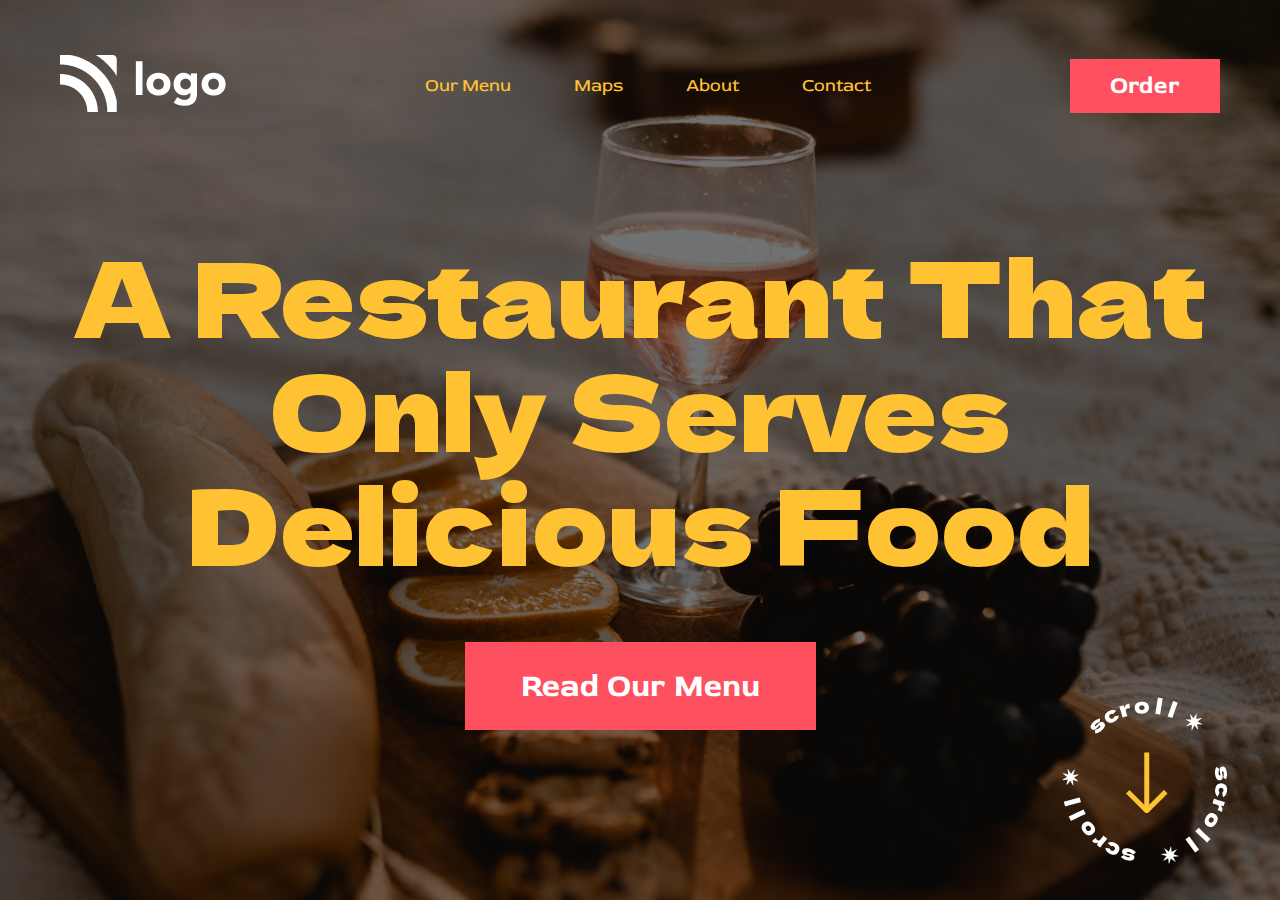
<file: Assignment_01(HTML+CSS)/index.html>
<!DOCTYPE html>
<html lang="en">
  <head>
    <meta charset="UTF-8" />
    <meta http-equiv="X-UA-Compatible" content="IE=edge" />
    <meta name="viewport" content="width=device-width, initial-scale=1.0" />
    <link rel="stylesheet" href="style.css" />
    <!-- Red Rose Font -->
    <link rel="preconnect" href="https://fonts.googleapis.com" />
    <link rel="preconnect" href="https://fonts.gstatic.com" crossorigin />
    <link
      href="https://fonts.googleapis.com/css2?family=Red+Rose:wght@300;400;500;600;700&display=swap"
      rel="stylesheet"
    />
    <!-- Dela Font -->
    <link rel="preconnect" href="https://fonts.googleapis.com" />
    <link rel="preconnect" href="https://fonts.gstatic.com" crossorigin />
    <link
      href="https://fonts.googleapis.com/css2?family=Dela+Gothic+One&display=swap"
      rel="stylesheet"
    />
    <title>Resto</title>
  </head>
  <body>
    <div class="container">
      <section aria-label="navbar">
        <nav class="navbar">
          <div>
            <img src="./assets/white-logo.png" alt="logo" class="logo" />
          </div>
          <div>
            <ul class="list">
              <li class="list-item">Our Menu</li>
              <li class="list-item">Maps</li>
              <li class="list-item">About</li>
              <li class="list-item">Contact</li>
            </ul>
          </div>
          <div>
            <button class="button-small">Order</button>
          </div>
        </nav>
      </section>
      <!-- Hero Section -->
      <section class="hero">
        <div class="hero">
          <h1 class="hero-heading">
            A Restaurant That Only Serves Delicious Food
          </h1>
          <button class="button-large">Read Our Menu</button>
          <div class="bottom">
            <div>
              <img src="./assets/scrool.png" alt="bottom-logo" />
            </div>
          </div>
        </div>
      </section>
    </div>
  </body>
</html>
</file>
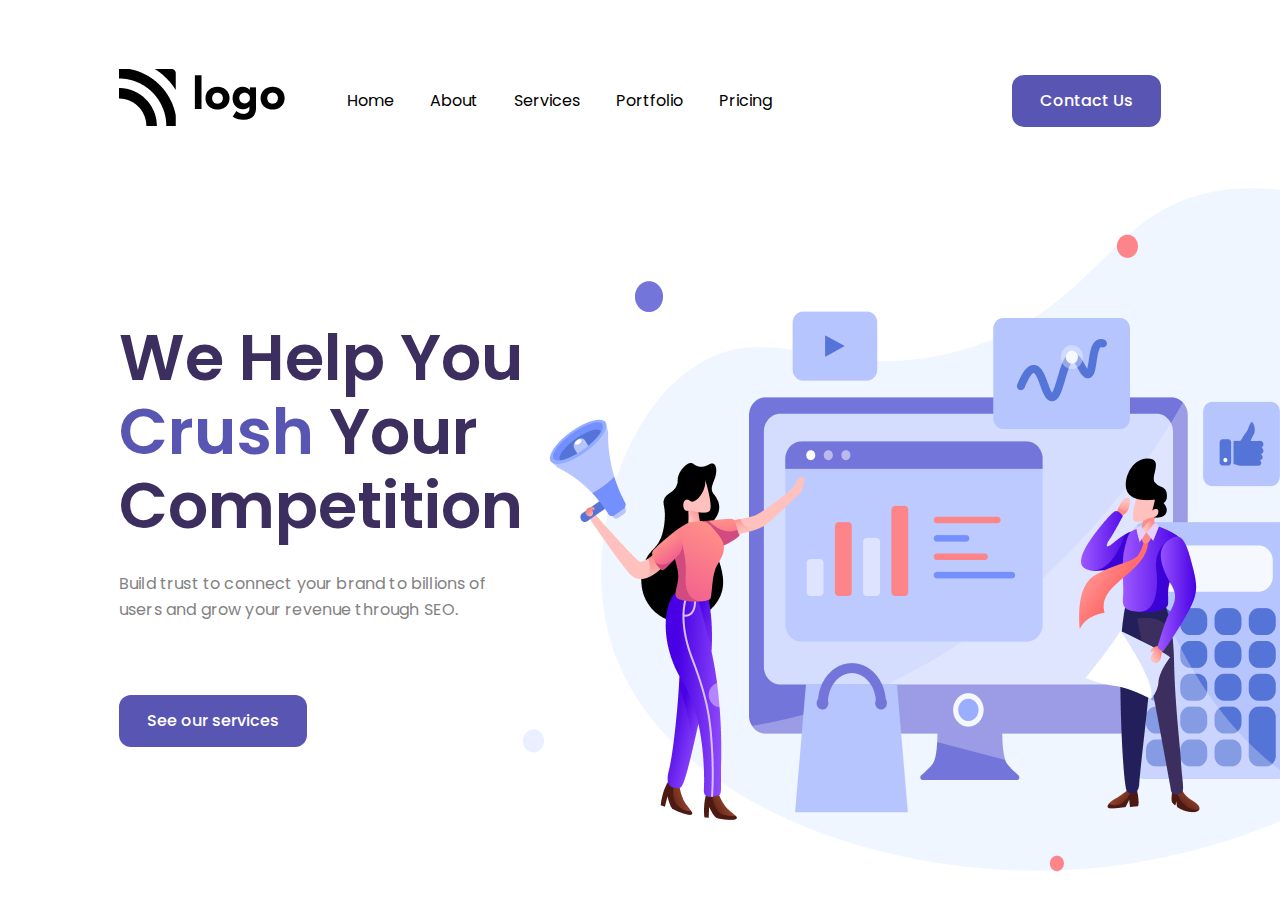
<file: Assignment_02(HTML+CSS)/index.html>
<!DOCTYPE html>
<html lang="en">
  <head>
    <meta charset="UTF-8" />
    <meta http-equiv="X-UA-Compatible" content="IE=edge" />
    <meta name="viewport" content="width=device-width, initial-scale=1.0" />
    <!-- stylesheet -->
    <link rel="stylesheet" href="style.css" />
    <!-- Font -->
    <link rel="preconnect" href="https://fonts.googleapis.com" />
    <link rel="preconnect" href="https://fonts.gstatic.com" crossorigin />
    <link
      href="https://fonts.googleapis.com/css2?family=Poppins:wght@200;300;400;500;600;700;800&display=swap"
      rel="stylesheet"
    />
    <title>Crush</title>
  </head>
  <body>
    <div class="container">
      <section aria-label="navbar">
        <nav class="navbar-container">
          <div>
            <img src="./assets/Logo.png" alt="brand-logo" />
          </div>
          <div class="grow-list">
            <ul class="list">
              <li class="list-item">Home</li>
              <li class="list-item">About</li>
              <li class="list-item">Services</li>
              <li class="list-item">Portfolio</li>
              <li class="list-item">Pricing</li>
            </ul>
          </div>
          <div class="button-group">
            <button class="nav-button">Contact Us</button>
          </div>
        </nav>
      </section>
      <!-- Banner -->
      <section class="banner">
        <div class="banner-container">
          <!-- Left text -->
          <div>
            <h1 class="heading-text">
              We Help You <span>Crush</span> Your Competition
            </h1>
            <p class="description">
              Build trust to connect your brand to billions of users and grow
              your revenue through SEO.
            </p>
            <button class="nav-button btn">See our services</button>
          </div>
          <!-- Right Text -->
          <div>
            <img src="./assets/Header Illustration.png" alt="illustration" />
          </div>
        </div>
      </section>
    </div>
  </body>
</html>
</file>
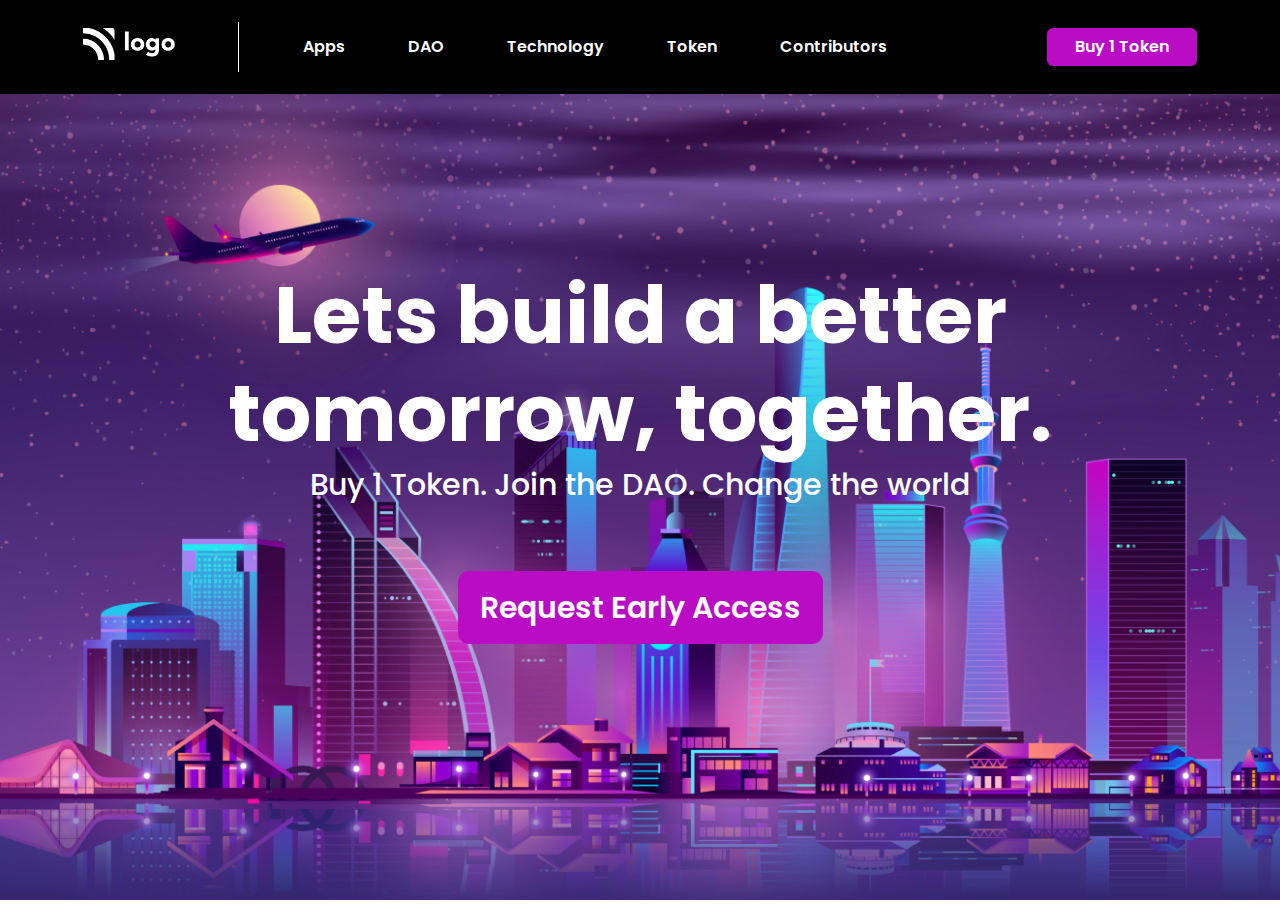
<file: Assignment_03(HTML+CSS)/index.html>
<!DOCTYPE html>
<html lang="en">
  <head>
    <meta charset="UTF-8" />
    <meta http-equiv="X-UA-Compatible" content="IE=edge" />
    <meta name="viewport" content="width=device-width, initial-scale=1.0" />
    <link rel="stylesheet" href="style.css" />
    <link rel="preconnect" href="https://fonts.googleapis.com" />
    <link rel="preconnect" href="https://fonts.gstatic.com" crossorigin />
    <link
      href="https://fonts.googleapis.com/css2?family=Poppins:wght@200;300;400;500;600;700;800&display=swap"
      rel="stylesheet"
    />
    <link rel="preconnect" href="https://fonts.googleapis.com" />
    <link rel="preconnect" href="https://fonts.gstatic.com" crossorigin />
    <link
      href="https://fonts.googleapis.com/css2?family=Montserrat:wght@600;700;800&display=swap"
      rel="stylesheet"
    />
    <meta name="description" content="Full Stack Web Developement Using Javascript" />
    <meta name="keyword" content="HTML, CSS, JavaScript, React,Nodejs, MongoDB MySQL" />
    <meta name="author" content="Satyajit" />
    <title>Document</title>
  </head>
  <body>
    <div class="container">
      <section aria-label="navbar">
        <nav class="navbar">
          <div>
            <img src="./assets/white-logo.png" alt="logo" class="logo" />
          </div>
          <div class="line"></div>
          <div class="grow-list">
            <ul class="list">
              <li class="list-item">Apps</li>
              <li class="list-item">DAO</li>
              <li class="list-item">Technology</li>
              <li class="list-item">Token</li>
              <li class="list-item">Contributors</li>
            </ul>
          </div>
          <div>
            <button class="button-small">Buy 1 Token</button>
          </div>
        </nav>
      </section>
      <!-- Hero Section -->
      <section aria-label="hero">
        <div class="hero">
          <h1 class="hero-heading">Lets build a better tomorrow, together.</h1>
          <p class="hero-description">
            Buy 1 Token. Join the DAO. Change the world
          </p>
          <button class="button-large">Request Early Access</button>
        </div>
      </section>
    </div>
  </body>
</html>
</file>
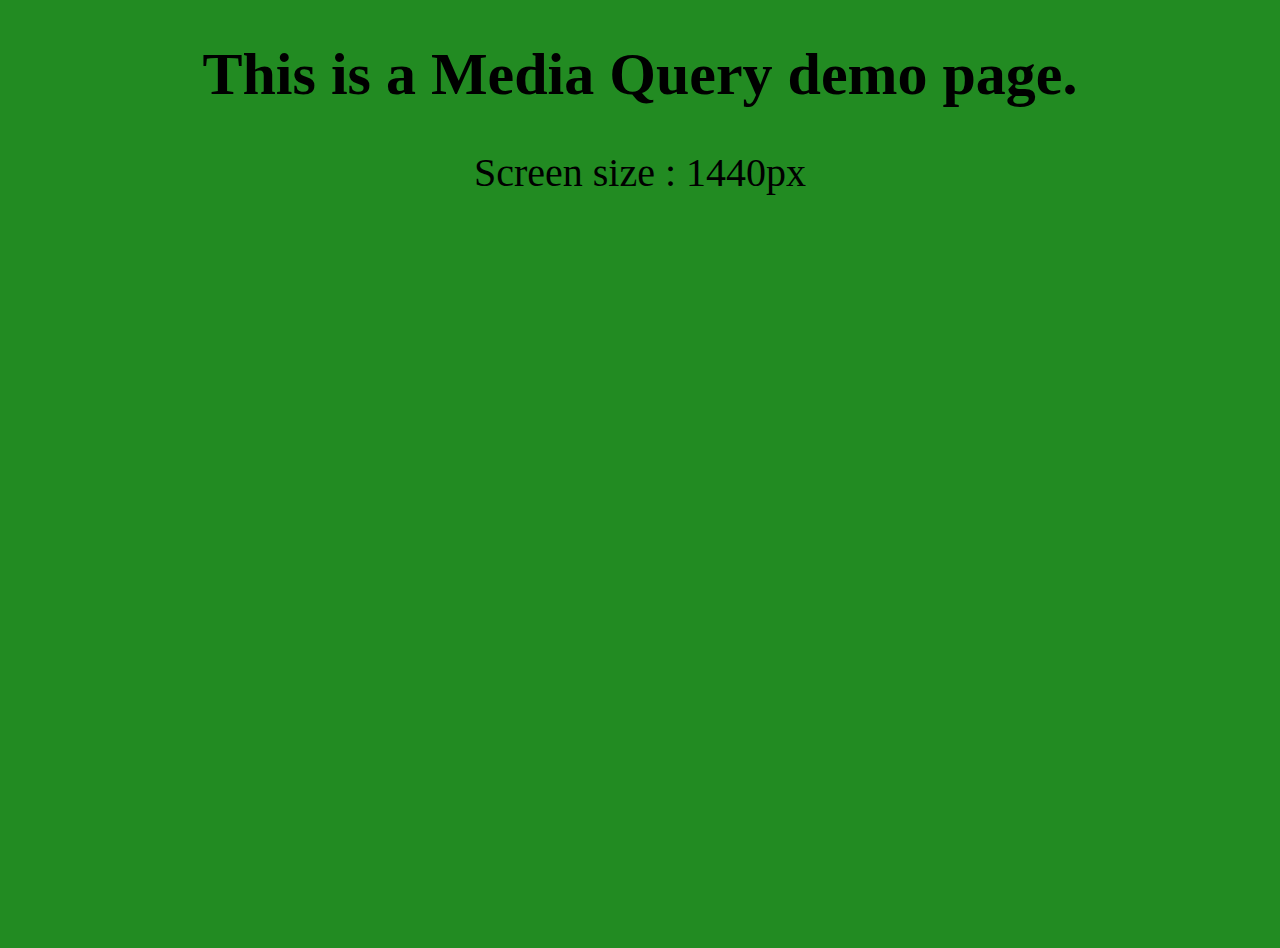
<file: Assignment_04(Media Q)/index.html>
<!DOCTYPE html>
<html lang="en">

<head>
    <meta charset="UTF-8">
    <meta http-equiv="X-UA-Compatible" content="IE=edge">
    <meta name="viewport" content="width=device-width, initial-scale=1.0">
    <title>Media Queries</title>
    <link rel="stylesheet" href="./style.css">
</head>
<body>
    <h1>This is a Media Query demo page.</h1>
    <p class="laptop_large">Screen size : 1440px</p>
    <p class="laptop">Screen size : 1024px</p>
    <p class="tablet">Screen size : 768px</p>
    <p class="mobile">Screen size : 425px</p>
</body>

</html>
</file>
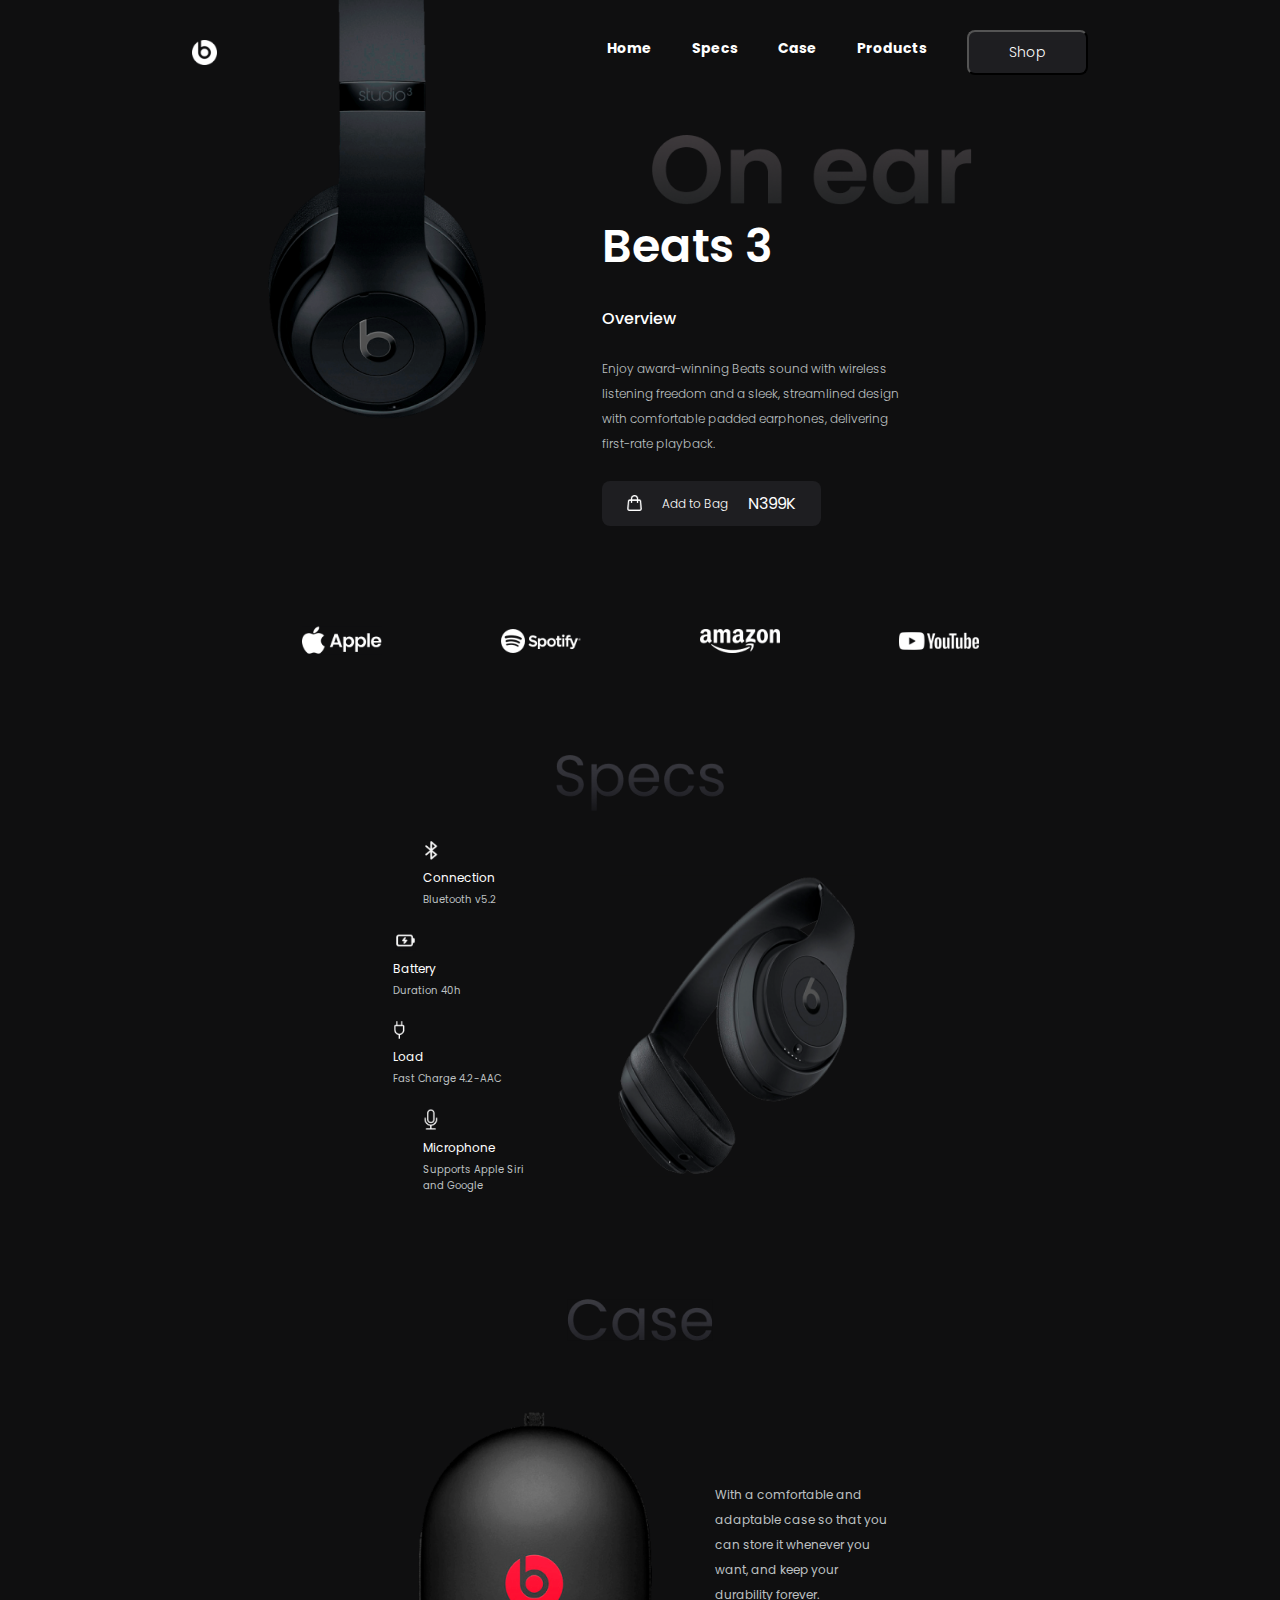
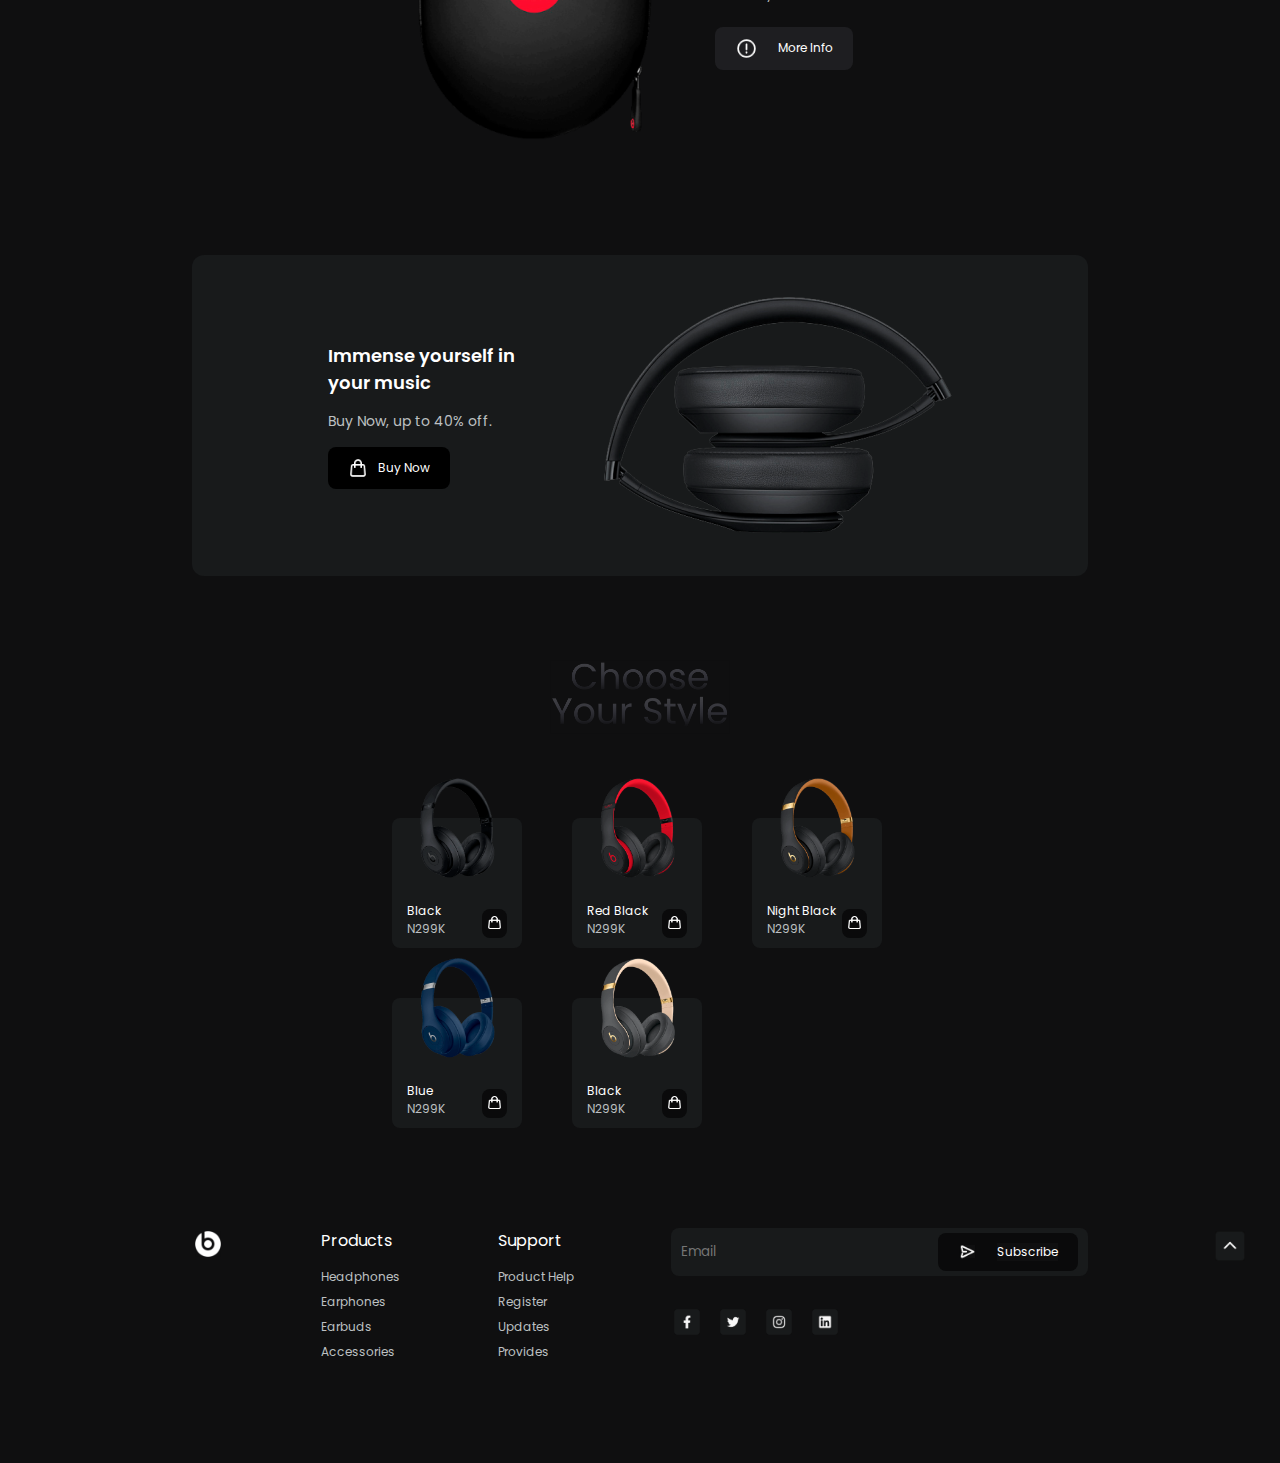
<file: Assignment_06(Multi)/Beats/index.html>
<!DOCTYPE html>
<html lang="en">
  <head>
    <meta charset="UTF-8" />
    <meta http-equiv="X-UA-Compatible" content="IE=edge" />
    <meta name="viewport" content="width=device-width, initial-scale=1.0" />
    <title>Beats Landing Page</title>
    
    <!-- adding the css file -->
    <link rel="stylesheet" href="./style.css" />

    <!-- adding the poppins font -->
    <link rel="preconnect" href="https://fonts.googleapis.com" />
    <link rel="preconnect" href="https://fonts.gstatic.com" crossorigin />
    <link
      href="https://fonts.googleapis.com/css2?family=Poppins:wght@200;300;400;500;600;700;800;900&display=swap"
      rel="stylesheet"
    />
  </head>

  <body>
    <!-- creating the navigation menu -->
    <nav>
      <img src="./Photos/beatsLogo.png" alt="logo" />

      <div class="nav-right-section">
        <ul>
          <li><a href="#">Home</a></li>
          <li><a href="#">Specs</a></li>
          <li><a href="#">Case</a></li>
          <li><a href="#">Products</a></li>
        </ul>
        <button>Shop</button>
      </div>
    </nav>

    <!-- creating the main landing page -->
    <main>
      <img class="mainImg" src="./Photos/mainImage.png" alt="main image" />
      <div class="main">
        <img class="onEarImg" src="./Photos/onEar.png" alt="on ear logo" />
        <h1>Beats 3</h1>
        <h4>Overview</h4>
        <p>
          Enjoy award-winning Beats sound with wireless listening freedom and a
          sleek, streamlined design with comfortable padded earphones,
          delivering first-rate playback.
        </p>
        <div class="shopping-bag-section">
          <img src="./Icons/shoppingBag.png" alt="shopping bag" />
          <p>Add to Bag</p>
          <span>N399K</span>
        </div>
      </div>
    </main>

    <!-- section for adding social media icons -->
    <section class="social-media-section">
      <img src="./Photos/appleLogo.png" alt="apple logo" />
      <img src="./Photos/spotifyLogo.png" alt="spotify logo" />
      <img src="./Photos/amazonLogo.png" alt="amazon logo" />
      <img src="./Photos/youtubeLogo.png" alt="youtube logo" />
    </section>

    <!-- creating a new specification section -->
    <section class="specification">
      <!-- adding the specs logo -->
      <img
        class="specification-logo"
        src="./Icons/specsLogo.png"
        alt="specs logo"
      />

      <div class="specification-list">
        <!-- creating a division for holding all the specifications -->
        <div class="specification-list-items">
          <!-- creating a division for each specifications -->
          <div>
            <img src="./Icons/bluetooth.png" alt="bluetooth" />
            <p>Connection</p>
            <p>Bluetooth v5.2</p>
          </div>

          <div>
            <img src="./Icons/battery.png" alt="battery" />
            <p>Battery</p>
            <p>Duration 40h</p>
          </div>

          <div>
            <img src="./Icons/charger.png" alt="charger" />
            <p>Load</p>
            <p>Fast Charge 4.2-AAC</p>
          </div>

          <div>
            <img src="./Icons/mic.png" alt="mic" />
            <p>Microphone</p>
            <p>Supports Apple Siri and Google</p>
          </div>
        </div>

        <!-- adding an image with respect to the specification -->
        <img
          src="./Photos/specsImage.png"
          alt="specification headphone image"
        />
      </div>
    </section>

    <!-- creating a case section -->
    <section class="case">
      <!-- adding the case logo here -->
      <img class="case-logo" src="./Icons/caseLogo.png" alt="case logo" />

      <!-- creating a new division to wrap all case items -->
      <div class="case-item">
        <img
          class="case-item-img"
          src="./Photos/caseImage.png"
          alt="case image"
        />

        <div>
          <p>
            With a comfortable and adaptable case so that you can store it
            whenever you want, and keep your durability forever.
          </p>
          <p>
            <img src="./Icons/group.png" alt="group" />
            More Info
          </p>
        </div>
      </div>
    </section>

    <!-- section to allow user to buy a product -->
    <section class="buy-product">
      <div>
        <h3>Immense yourself in your music</h3>
        <p>Buy Now, up to 40% off.</p>
        <div>
          <img src="./Icons/shoppingBag.png" alt="shopping bag" />
          <p>Buy Now</p>
        </div>
      </div>

      <img src="./Photos/buyNowSectionImage.png" alt="buy now" />
    </section>

    <!-- creating a product section to display the items -->
    <section class="product">
      <!-- adding the choose style logo -->
      <img class="product-logo" src="./Icons/productLogo.png" alt="logo" />

      <!-- creating a new division for adding all the products to showcase to user -->
      <div class="product-items">
        <!-- creating card for product -->
        <div class="product-card">
          <img class="product-img" src="./Photos/black.png" alt="black" />
          <div class="product-info">
            <p>
              Black <br />
              <span>N299K</span>
            </p>

            <div>
              <img src="./Icons/shoppingBag.png" alt="shopping bag" />
            </div>
          </div>
        </div>

        <!-- creating card for product -->
        <div class="product-card">
          <img
            class="product-img"
            src="./Photos/redBlack.png"
            alt="red black"
          />
          <div class="product-info">
            <p>
              Red Black <br />
              <span>N299K</span>
            </p>

            <div>
              <img src="./Icons/shoppingBag.png" alt="shopping bag" />
            </div>
          </div>
        </div>

        <!-- creating card for product -->
        <div class="product-card">
          <img
            class="product-img"
            src="./Photos/nightBlack.png"
            alt="Night Black"
          />
          <div class="product-info">
            <p>
              Night Black <br />
              <span>N299K</span>
            </p>

            <div>
              <img src="./Icons/shoppingBag.png" alt="shopping bag" />
            </div>
          </div>
        </div>

        <!-- creating card for product -->
        <div class="product-card">
          <img class="product-img" src="./Photos/blue.png" alt="blue" />
          <div class="product-info">
            <p>
              Blue <br />
              <span>N299K</span>
            </p>

            <div>
              <img src="./Icons/shoppingBag.png" alt="shopping bag" />
            </div>
          </div>
        </div>

        <!-- creating card for product -->
        <div class="product-card">
          <img
            class="product-img"
            src="./Photos/twilightGray.png"
            alt="twilight"
          />
          <div class="product-info">
            <p>
              Black <br />
              <span>N299K</span>
            </p>

            <div>
              <img src="./Icons/shoppingBag.png" alt="shopping bag" />
            </div>
          </div>
        </div>
      </div>
    </section>

    <!-- designing the footer area of the website -->
    <footer>
      <img class="footer-logo" src="./Photos/beatsLogo.png" alt="logo" />

      <!-- creating the product navigation menu -->
      <ul>
        <li><a href="#">Products</a></li>
        <li><a href="#">Headphones</a></li>
        <li><a href="#">Earphones</a></li>
        <li><a href="#">Earbuds</a></li>
        <li><a href="#">Accessories</a></li>
      </ul>

      <!-- creating the support navigation menu -->
      <ul>
        <li><a href="#">Support</a></li>
        <li><a href="#">Product Help</a></li>
        <li><a href="#">Register</a></li>
        <li><a href="#">Updates</a></li>
        <li><a href="#">Provides</a></li>
      </ul>

      <!-- adding subscribe and social media icon buttons -->
      <div class="footer-subscription">
        <!-- adding the division for subscribe -->
        <div>
          <input type="email" placeholder="Email" />
          <div class="subscribe-button">
            <img src="./Icons/rightArrow.png" alt="rightArrow" />
            <p>Subscribe</p>
          </div>
        </div>

        <!-- social media icons -->
        <div>
          <img src="./Icons/facebook.png" alt="facebook" />
          <img src="./Icons/twitter.png" alt="twitter" />
          <img src="./Icons/instagram.png" alt="instagram" />
          <img src="./Icons/linkedin.png" alt="linkedin" />
        </div>
      </div>

      <!-- adding top arrow for icon for moving the page to top -->
      <img class="arrow-up" src="./Icons/upArrow.png" alt="upArrow" />
    </footer>
  </body>
</html>
</file>
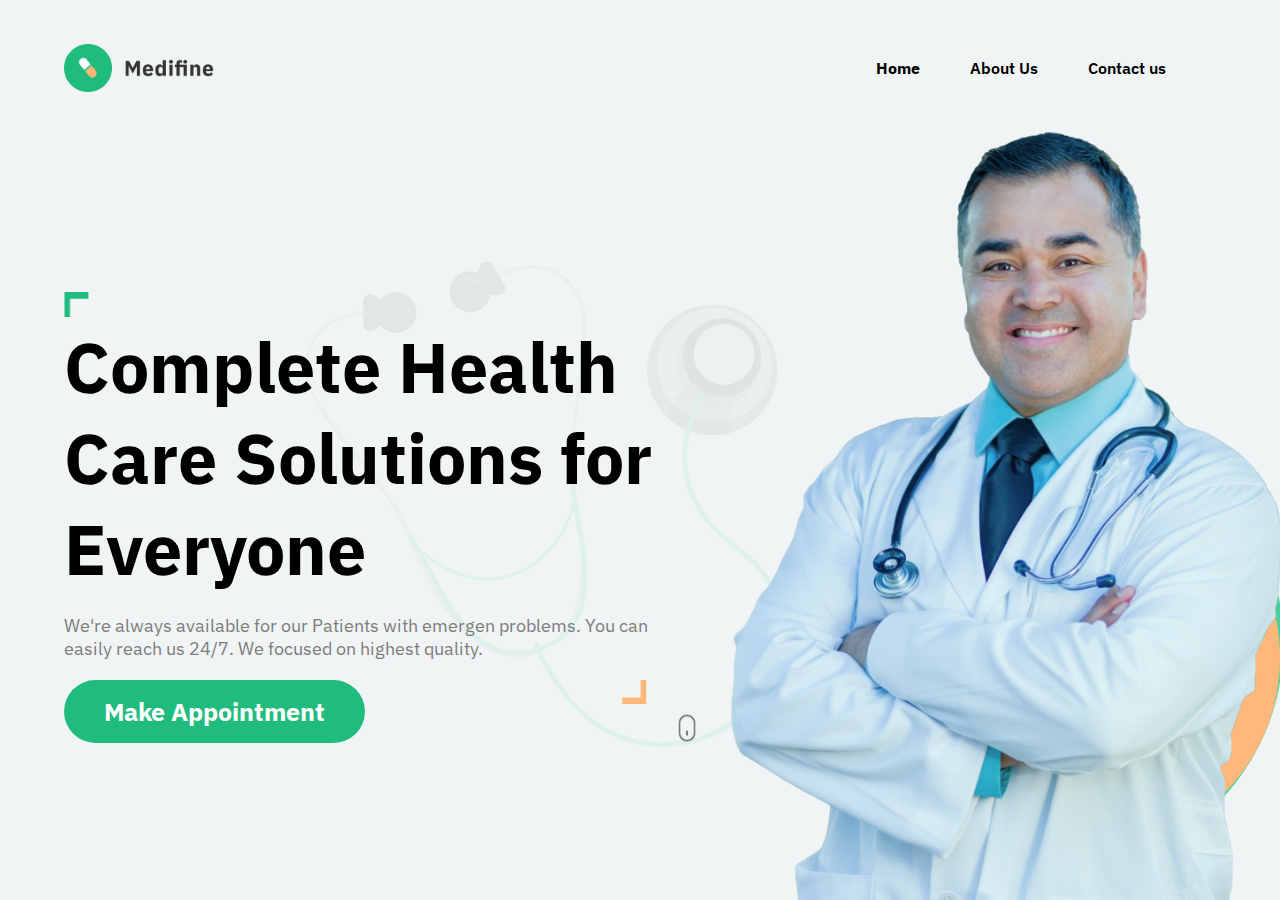
<file: Assignment_06(Multi)/Multi-Page Website/index.html>
<!DOCTYPE html>
<html lang="en">
  <head>
    <meta charset="UTF-8" />
    <meta http-equiv="X-UA-Compatible" content="IE=edge" />
    <meta name="viewport" content="width=device-width, initial-scale=1.0" />
    <title>Hospital Page</title>

    <!-- adding the google font -->
    <link rel="preconnect" href="https://fonts.googleapis.com" />
    <link rel="preconnect" href="https://fonts.gstatic.com" crossorigin />
    <link
      href="https://fonts.googleapis.com/css2?family=IBM+Plex+Sans:wght@200;300;400;500;600;700&family=Poppins:wght@200;300;400;500;600;700;800;900&display=swap"
      rel="stylesheet"
    />

    <!-- adding the css file -->
    <link rel="stylesheet" href="./style.css" />
  </head>

  <body>
    <!-- creating the navigation menu -->
    <nav>
      <img src="./images/logo.png" alt="logo" />
      <a href="/"></a>
      <ul>
        <li><a href="/">Home</a></li>
        <li><a href="./about/about.html">About Us</a></li>
        <li><a href="./contact/contact.html">Contact us</a></li>
      </ul>
    </nav>

    <!-- creating the hero section -->
    <main>
      <!-- creating the left section -->
      <section class="leftSection">
        <img class="topAngle" src="./images/topAngle.png" alt="topAngle" />
        <h1>Complete Health Care Solutions for Everyone</h1>
        <p>
          We're always available for our Patients with emergen problems. You can
          easily reach us 24/7. We focused on highest quality.
        </p>
        <img
          class="bottomAngle"
          src="./images/bottomAngle.png"
          alt="bottomAngle"
        />
        <img
          class="stethoscope"
          src="./images/stethoscope.png"
          alt="stethoscope"
        />
        <button>Make Appointment</button>
        <img class="mouse" src="./images/mouse.png" alt="mouse" />
      </section>

      <!-- creating the right section -->
      <section class="rightSection">
        <img class="greenBox" src="./images/greenBox.png" alt="greenBox" />
        <img class="yellowBox" src="./images/yellowBox.png" alt="yellowBox" />
        <img class="doctor" src="./images/doctor.png" alt="doctor" />
      </section>
    </main>
  </body>
</html>
</file>
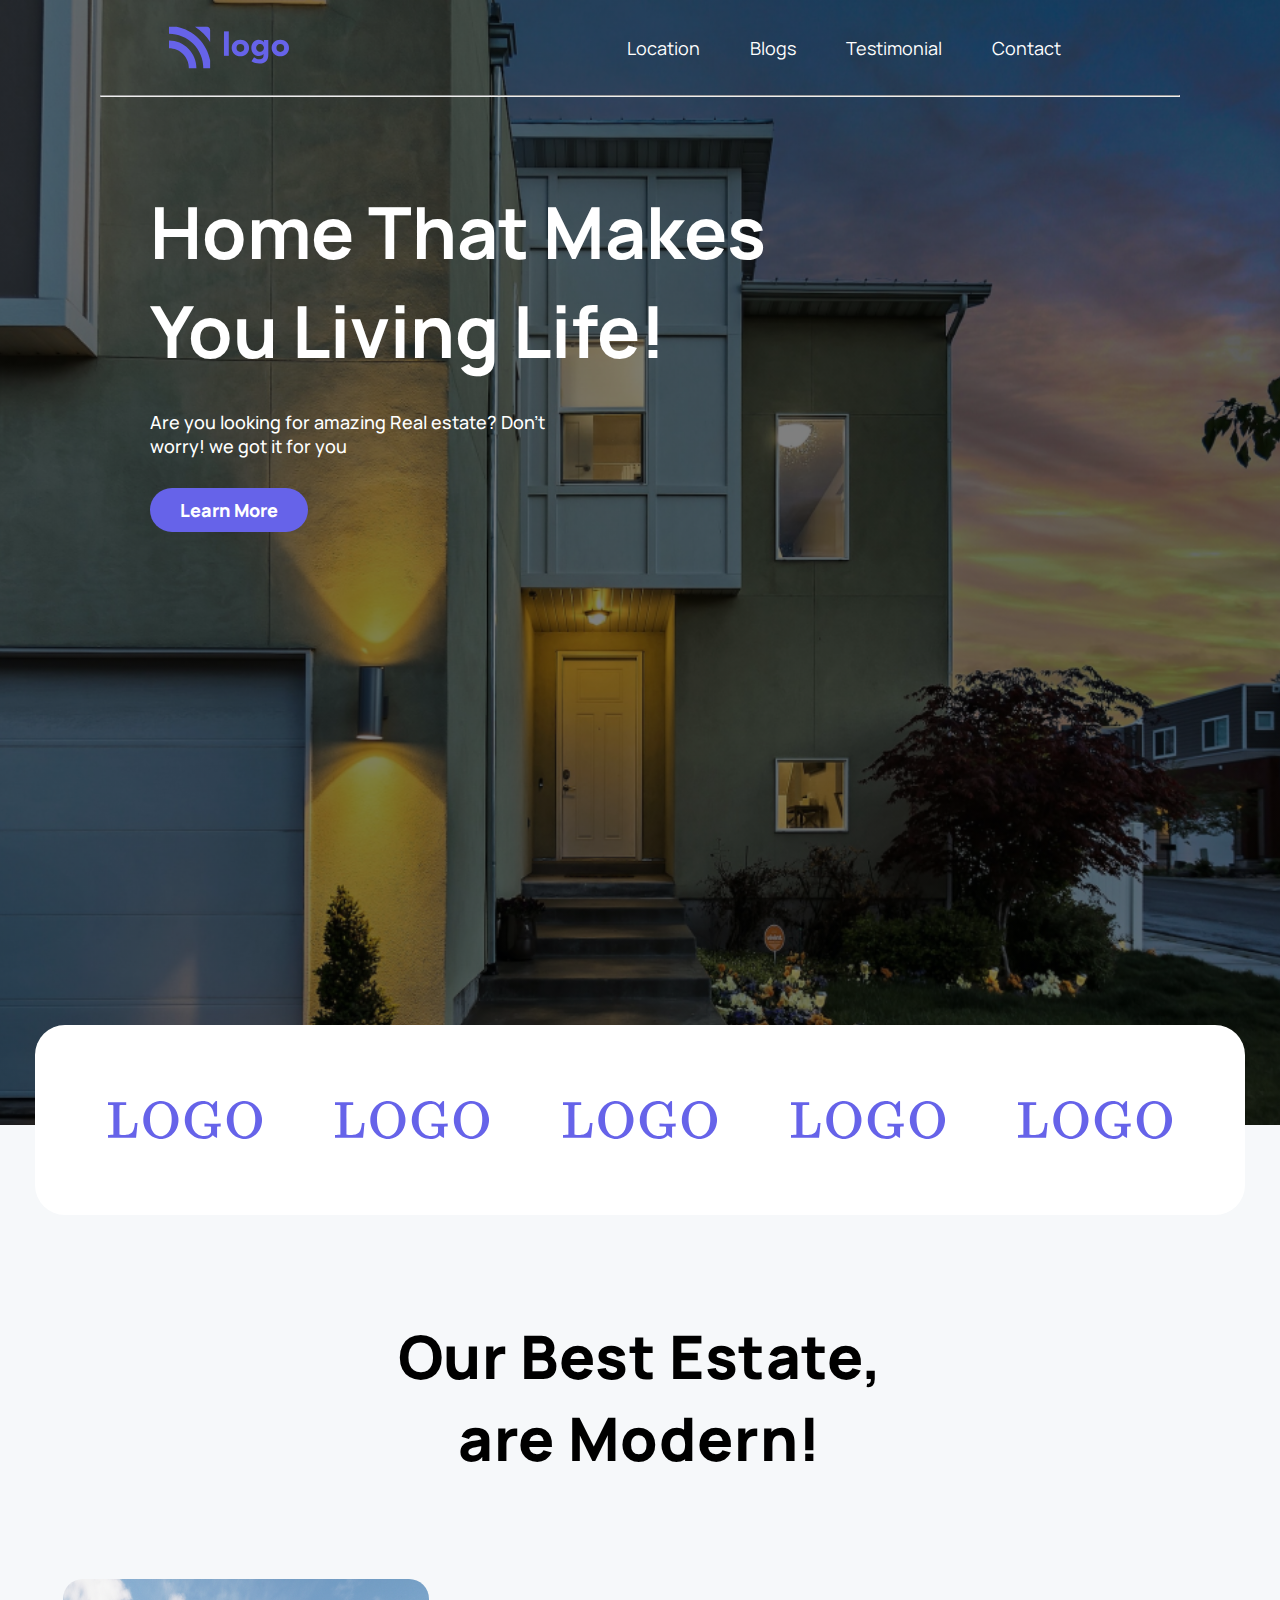
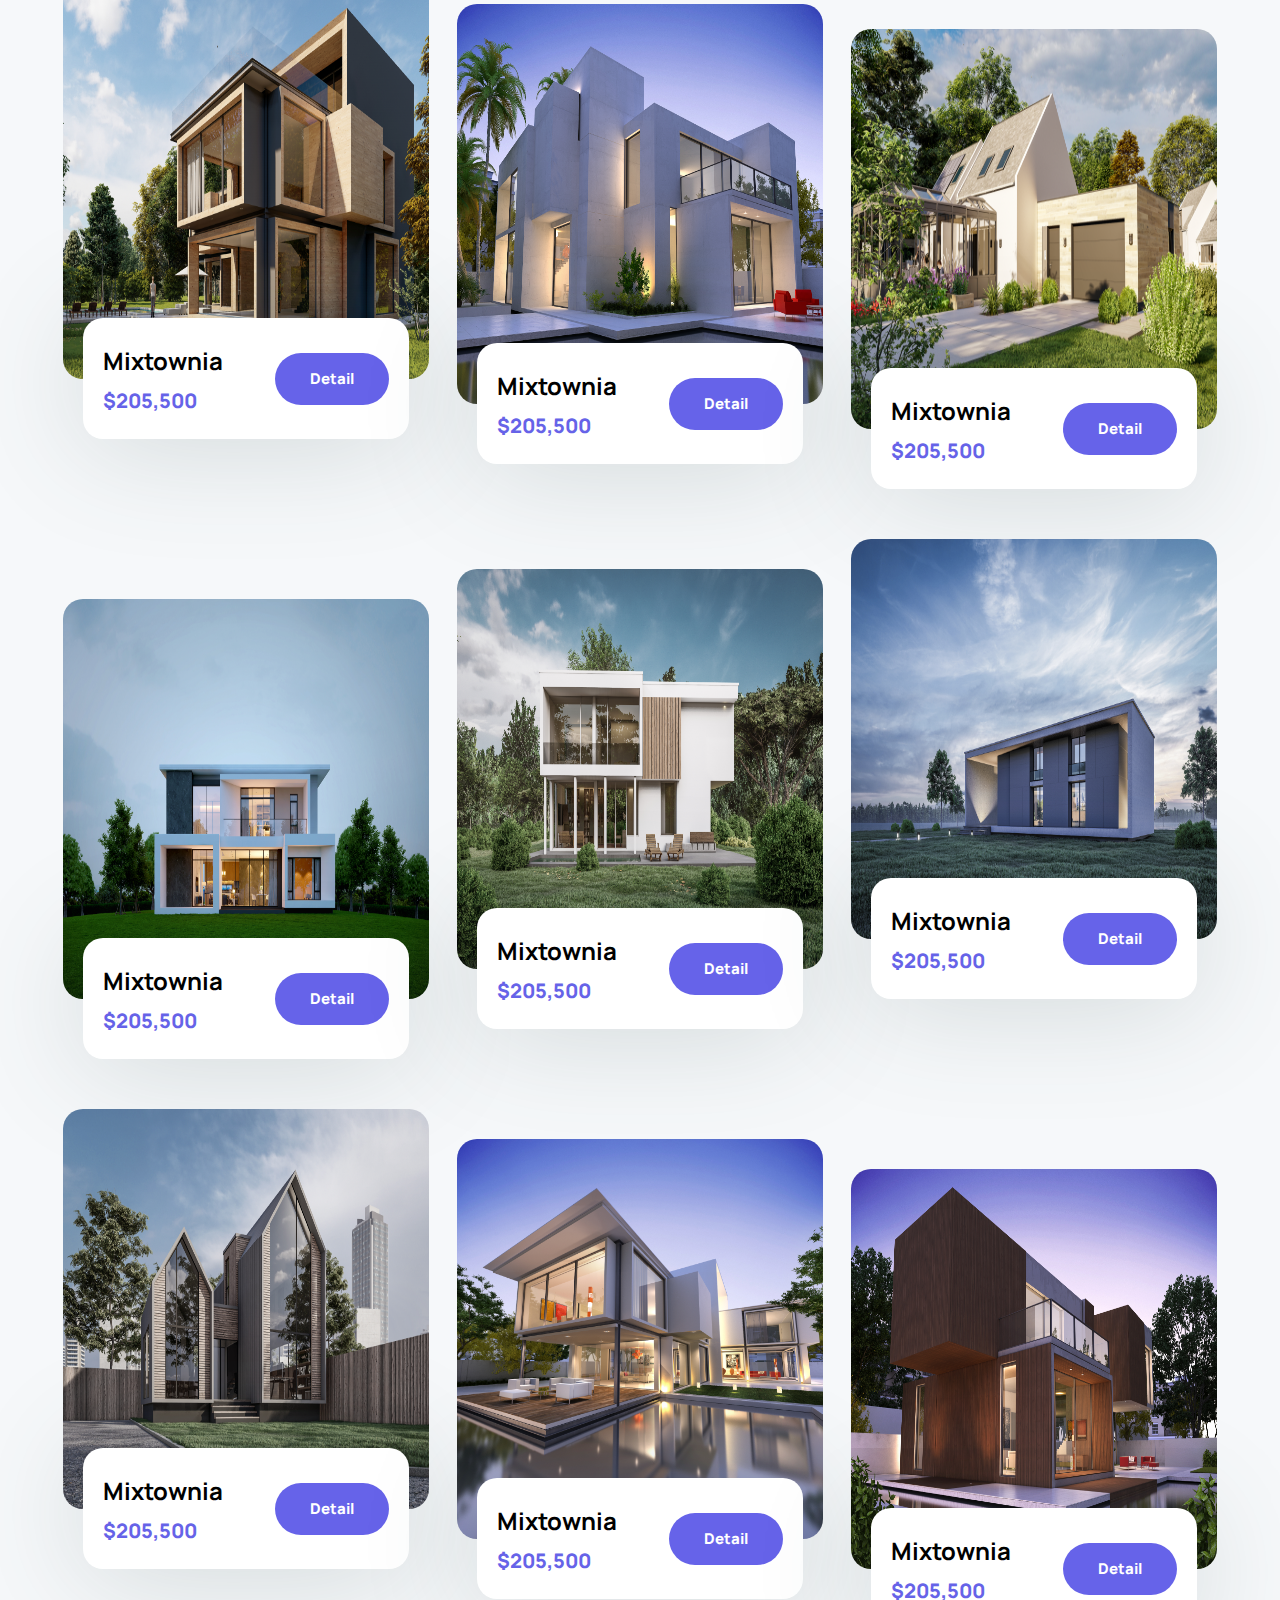
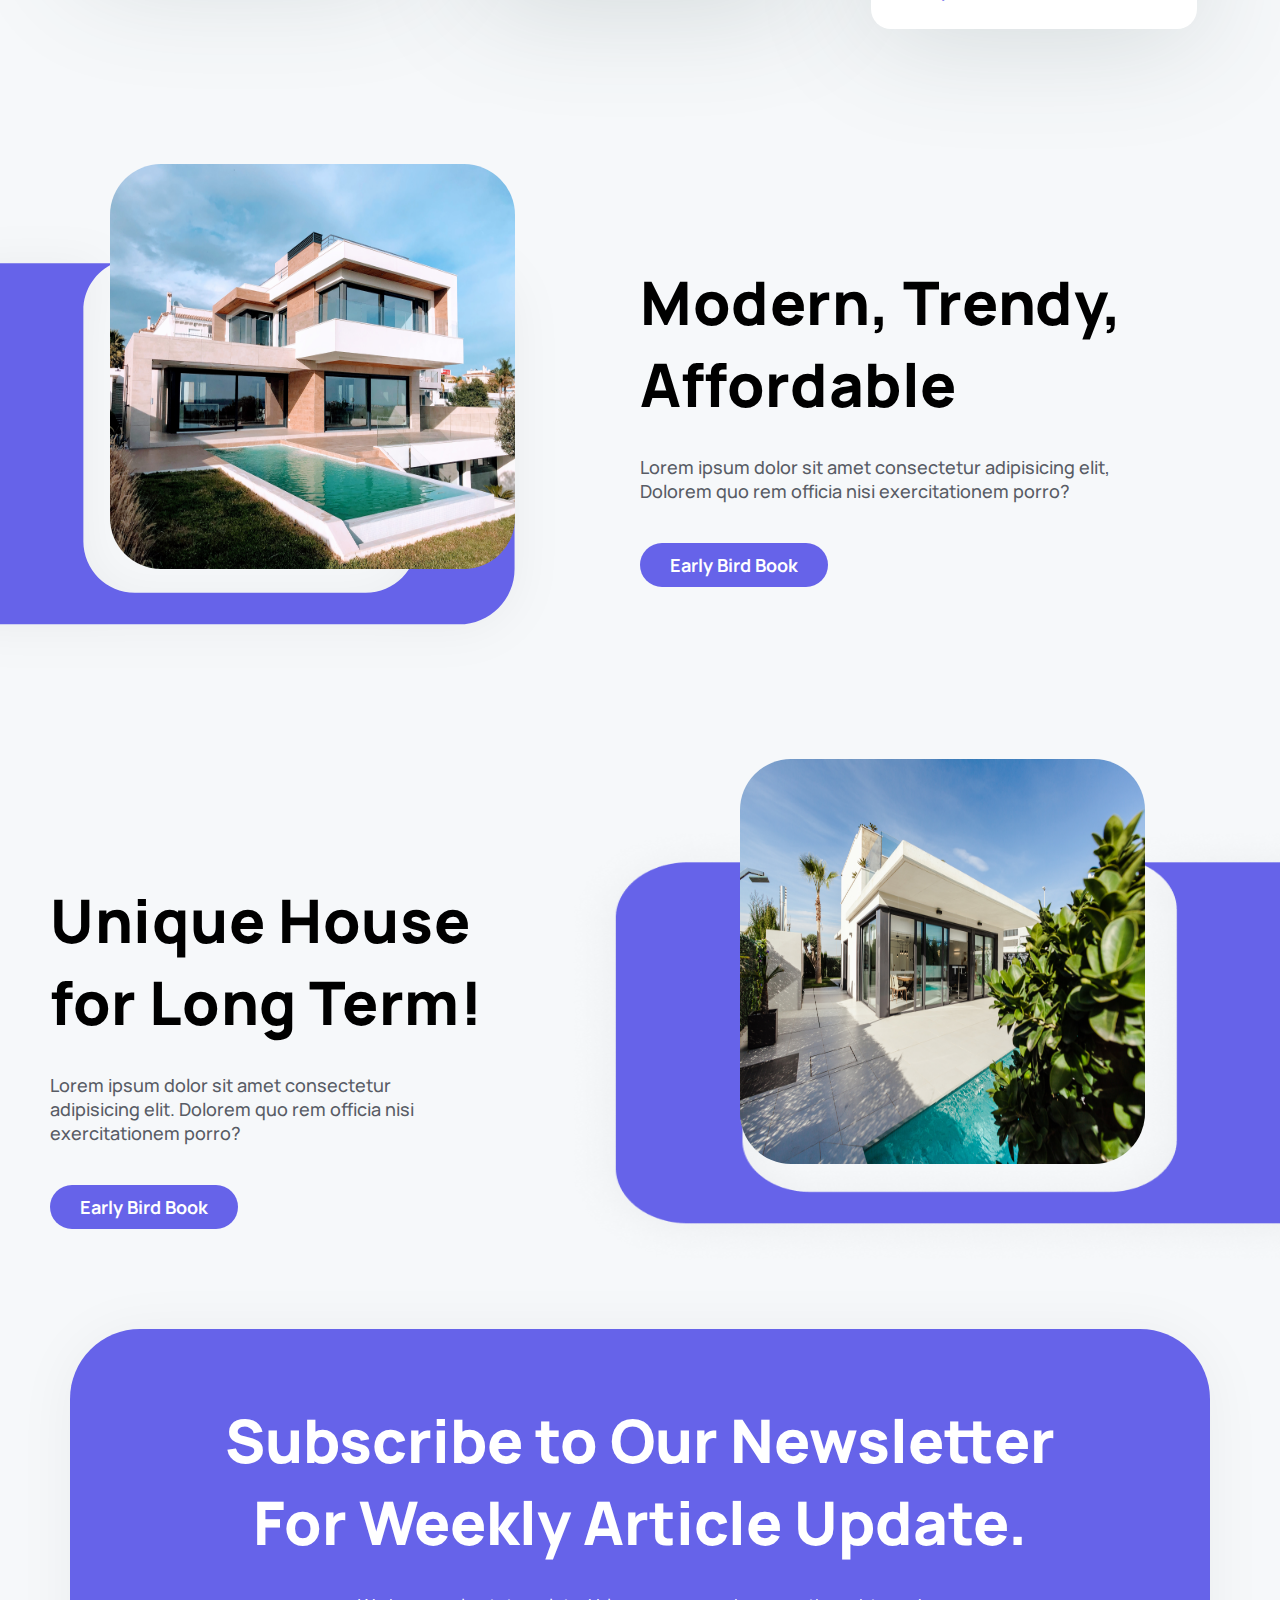
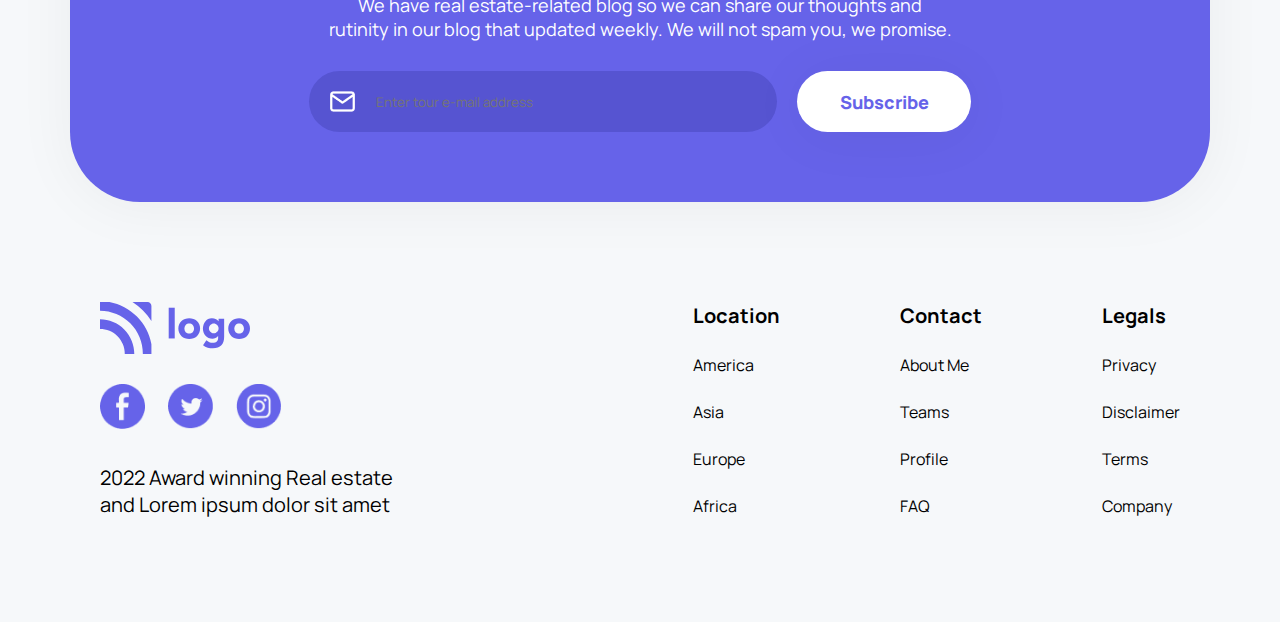
<file: Assignment_06(Multi)/Real Estate/index.html>
<!DOCTYPE html>
<html lang="en">
  <head>
    <meta charset="UTF-8" />
    <meta http-equiv="X-UA-Compatible" content="IE=edge" />
    <meta name="viewport" content="width=device-width, initial-scale=1.0" />
    <title>Real State</title>

    <!-- adding the font family -->
    <link rel="preconnect" href="https://fonts.googleapis.com" />
    <link rel="preconnect" href="https://fonts.gstatic.com" crossorigin />
    <link
      href="https://fonts.googleapis.com/css2?family=Manrope:wght@200;300;400;500;600;700;800&display=swap"
      rel="stylesheet"
    />

    <link rel="stylesheet" href="./style.css" />
  </head>

  <body>
    <header>
      <!-- navbar -->
      <nav>
        <img src="./Icons/Logo.svg" alt="logo image" />
        <!-- nav links -->
        <ul>
          <li><a href="#">Location</a></li>
          <li><a href="#">Blogs</a></li>
          <li><a href="#">Testimonial</a></li>
          <li><a href="#">Contact</a></li>
        </ul>
      </nav>
      <hr />

      <div>
        <h1>Home That Makes <br />You Living Life!</h1>
        <p>
          Are you looking for amazing Real estate? Don't worry! we got it for
          you
        </p>
        <button>Learn More</button>
      </div>
    </header>

    <!-- multiple logos section -->
    <section class="my-logos">
      <img src="./Icons/logoName.svg" alt="named logo" />
      <img src="./Icons/logoName.svg" alt="named logo" />
      <img src="./Icons/logoName.svg" alt="named logo" />
      <img src="./Icons/logoName.svg" alt="named logo" />
      <img src="./Icons/logoName.svg" alt="named logo" />
    </section>

    <!-- section for displaying all our real state properties in a card -->
    <section class="cards-wrapper-section">
      <h1>Our Best Estate, <br />are Modern!</h1>

      <!-- creating a main div to wrap all the cards -->
      <div class="cards-wrapper">
        <!-- creating estate property card -->
        <div class="card">
          <img src="./Photos/cardImage1.png" alt="cardImage1" />
          <!-- for displaying the property details -->
          <div class="card-box">
            <!-- displaying the price and property name -->
            <div>
              <h3>Mixtownia</h3>
              <p>$205,500</p>
            </div>
            <!-- button for more details -->
            <button>Detail</button>
          </div>
        </div>

        <!-- creating estate property card -->
        <div class="card">
          <img src="./Photos/cardImage2.png" alt="cardImage2" />
          <!-- for displaying the property details -->
          <div class="card-box">
            <!-- displaying the price and property name -->
            <div>
              <h3>Mixtownia</h3>
              <p>$205,500</p>
            </div>
            <!-- button for more details -->
            <button>Detail</button>
          </div>
        </div>

        <!-- creating estate property card -->
        <div class="card">
          <img src="./Photos/cardImage3.png" alt="cardImage3" />
          <!-- for displaying the property details -->
          <div class="card-box">
            <!-- displaying the price and property name -->
            <div>
              <h3>Mixtownia</h3>
              <p>$205,500</p>
            </div>
            <!-- button for more details -->
            <button>Detail</button>
          </div>
        </div>

        <!-- creating estate property card -->
        <div class="card">
          <img src="./Photos/cardImage4.png" alt="cardImage4" />
          <!-- for displaying the property details -->
          <div class="card-box">
            <!-- displaying the price and property name -->
            <div>
              <h3>Mixtownia</h3>
              <p>$205,500</p>
            </div>
            <!-- button for more details -->
            <button>Detail</button>
          </div>
        </div>

        <!-- creating estate property card -->
        <div class="card">
          <img src="./Photos/cardImage5.png" alt="cardImage5" />
          <!-- for displaying the property details -->
          <div class="card-box">
            <!-- displaying the price and property name -->
            <div>
              <h3>Mixtownia</h3>
              <p>$205,500</p>
            </div>
            <!-- button for more details -->
            <button>Detail</button>
          </div>
        </div>

        <!-- creating estate property card -->
        <div class="card">
          <img src="./Photos/cardImage6.png" alt="cardImage6" />
          <!-- for displaying the property details -->
          <div class="card-box">
            <!-- displaying the price and property name -->
            <div>
              <h3>Mixtownia</h3>
              <p>$205,500</p>
            </div>
            <!-- button for more details -->
            <button>Detail</button>
          </div>
        </div>

        <!-- creating estate property card -->
        <div class="card">
          <img src="./Photos/cardImage7.png" alt="cardImage7" />
          <!-- for displaying the property details -->
          <div class="card-box">
            <!-- displaying the price and property name -->
            <div>
              <h3>Mixtownia</h3>
              <p>$205,500</p>
            </div>
            <!-- button for more details -->
            <button>Detail</button>
          </div>
        </div>
        
        <!-- creating estate property card -->
        <div class="card">
          <img src="./Photos/cardImage8.png" alt="cardImage8" />
          <!-- for displaying the property details -->
          <div class="card-box">
            <!-- displaying the price and property name -->
            <div>
              <h3>Mixtownia</h3>
              <p>$205,500</p>
            </div>
            <!-- button for more details -->
            <button>Detail</button>
          </div>
        </div>

        <!-- creating estate property card -->
        <div class="card">
          <img src="./Photos/cardImage9.png" alt="cardImage9" />
          <!-- for displaying the property details -->
          <div class="card-box">
            <!-- displaying the price and property name -->
            <div>
              <h3>Mixtownia</h3>
              <p>$205,500</p>
            </div>
            <!-- button for more details -->
            <button>Detail</button>
          </div>
        </div>
      </div>
    </section>

    <!-- section for displaying first feature -->
    <section class="features-section first-feature-section">
      <!-- for displaying the images -->
      <div>
        <img src="./Icons/featureImageBg1.svg" alt="image background" />
        <img src="./Photos/featuresImage1.png" alt="feature image 1" />
      </div>

      <!-- for displaying the written content -->
      <div>
        <h1>Modern, Trendy, Affordable</h1>
        <p>
          Lorem ipsum dolor sit amet consectetur adipisicing elit, Dolorem quo
          rem officia nisi exercitationem porro?
        </p>
        <button>Early Bird Book</button>
      </div>
    </section>

    <!-- section for displaying second feature -->
    <section class="features-section second-feature-section">
      <!-- for displaying the written content -->
      <div>
        <h1>Unique House for Long Term!</h1>
        <p>
          Lorem ipsum dolor sit amet consectetur adipisicing elit. Dolorem quo
          rem officia nisi exercitationem porro?
        </p>
        <button>Early Bird Book</button>
      </div>

      <!-- for displaying the images -->
      <div>
        <img src="./Icons/featureImageBg2.png" alt="image background" />
        <img src="./Photos/featuresImage2.png" alt="feature image 2" />
      </div>
    </section>

    <!-- section for creating the newsletter -->
    <section class="newsletter">
      <h1>Subscribe to Our Newsletter <br> For Weekly Article Update.</h1>
      <p>
        We have real estate-related blog so we can share our thoughts and
        rutinity in our blog that updated weekly. We will not spam you, we
        promise.
      </p>

      <!-- for taking user email -->
      <form>
        <div>
          <img src="./Icons/mail.png" alt="mail">
          <input type="text" placeholder="Enter tour e-mail address"/>
        </div>
        <button>Subscribe</button>
      </form>
    </section>

    <!-- creating the footer area -->
    <footer>
      <div>
        <img src="./Icons/Logo.svg" alt="logo" />
        <!-- for social media icons -->
        <div>
          <img src="./Icons/facebook.png" alt="facebook icon" />
          <img src="./Icons/twitter.png" alt="twitter icon" />
          <img src="./Icons/instagram.png" alt="instagram icon" />
        </div>
        <p>2022 Award winning Real estate and Lorem ipsum dolor sit amet</p>
      </div>

      <!-- for all different pages links -->
      <div class="footer-links">
        <div class="footer-links-content">
          <ul>
            <li><a href="#">Location</a></li>
            <li><a href="#">America</a></li>
            <li><a href="#">Asia</a></li>
            <li><a href="#">Europe</a></li>
            <li><a href="#">Africa</a></li>
          </ul>
        </div>

        <div class="footer-links-content">
          <ul>
            <li><a href="#">Contact</a></li>
            <li><a href="#">About Me</a></li>
            <li><a href="#">Teams</a></li>
            <li><a href="#">Profile</a></li>
            <li><a href="#">FAQ</a></li>
          </ul>
        </div>

        <div class="footer-links-content">
          <ul>
            <li><a href="#">Legals</a></li>
            <li><a href="#">Privacy</a></li>
            <li><a href="#">Disclaimer</a></li>
            <li><a href="#">Terms</a></li>
            <li><a href="#">Company</a></li>
          </ul>
        </div>
      </div>
    </footer>
  </body>
</html>
</file>
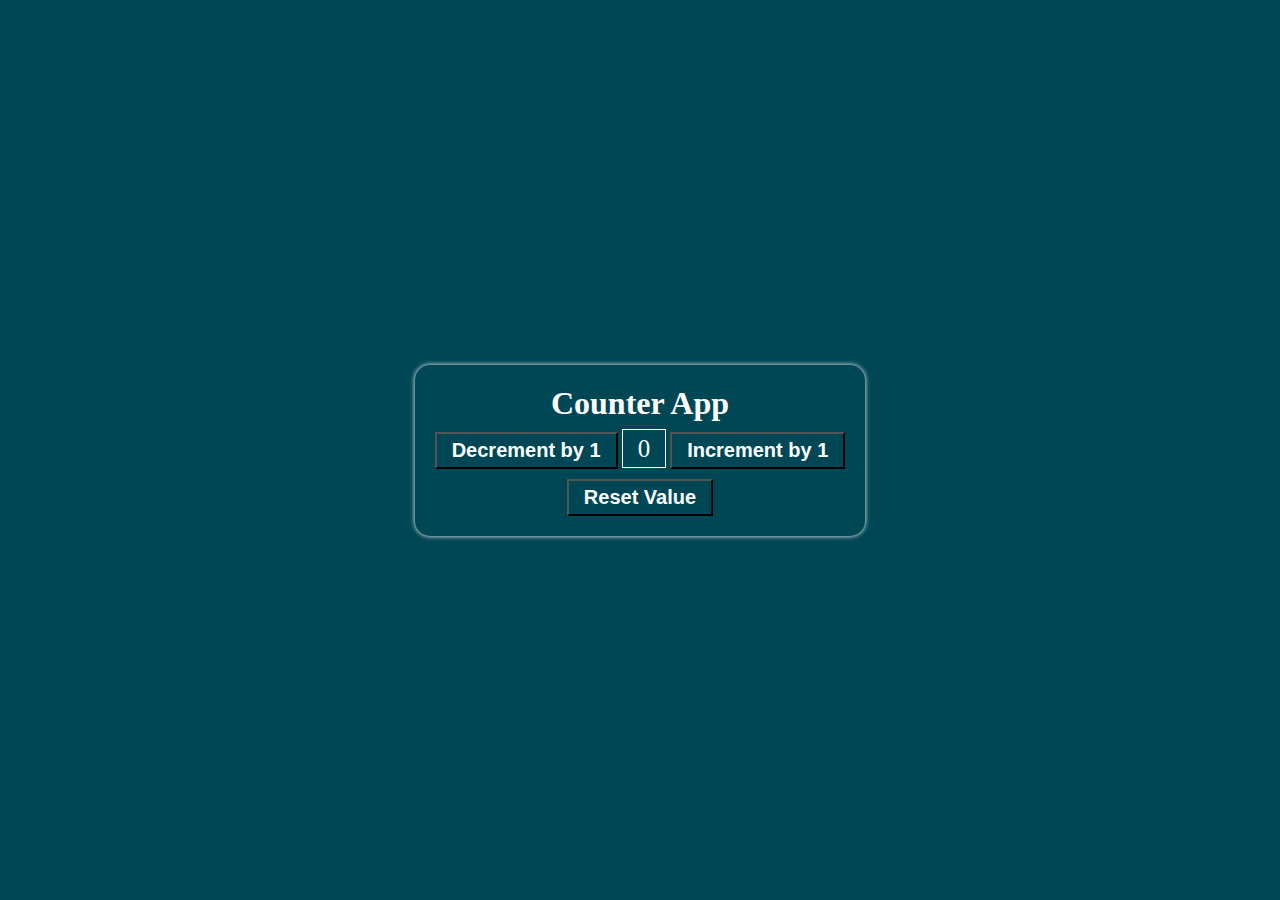
<file: DOM Assignment/Counter App/index.html>
<!DOCTYPE html>
<html lang="en">
  <head>
    <meta charset="UTF-8" />
    <meta http-equiv="X-UA-Compatible" content="IE=edge" />
    <meta name="viewport" content="width=device-width, initial-scale=1.0" />
    <title>Counter App</title>

    <!-- adding the css file -->
    <link rel="stylesheet" href="./style.css" />
  </head>
  <body>
    <!-- for counter app card -->
    <div class="container">
      <h1>Counter App</h1>

      <div>
        <button id="decrementBtn">Decrement by 1</button>
        <span id="displayValue">0</span>
        <button id="incrementBtn">Increment by 1</button>
      </div>

      <!-- button to reset the value -->
      <button id="resetBtn">Reset Value</button>
    </div>
  </body>

  <!-- adding the js file -->
  <script src="./script.js"></script>
</html>
</file>
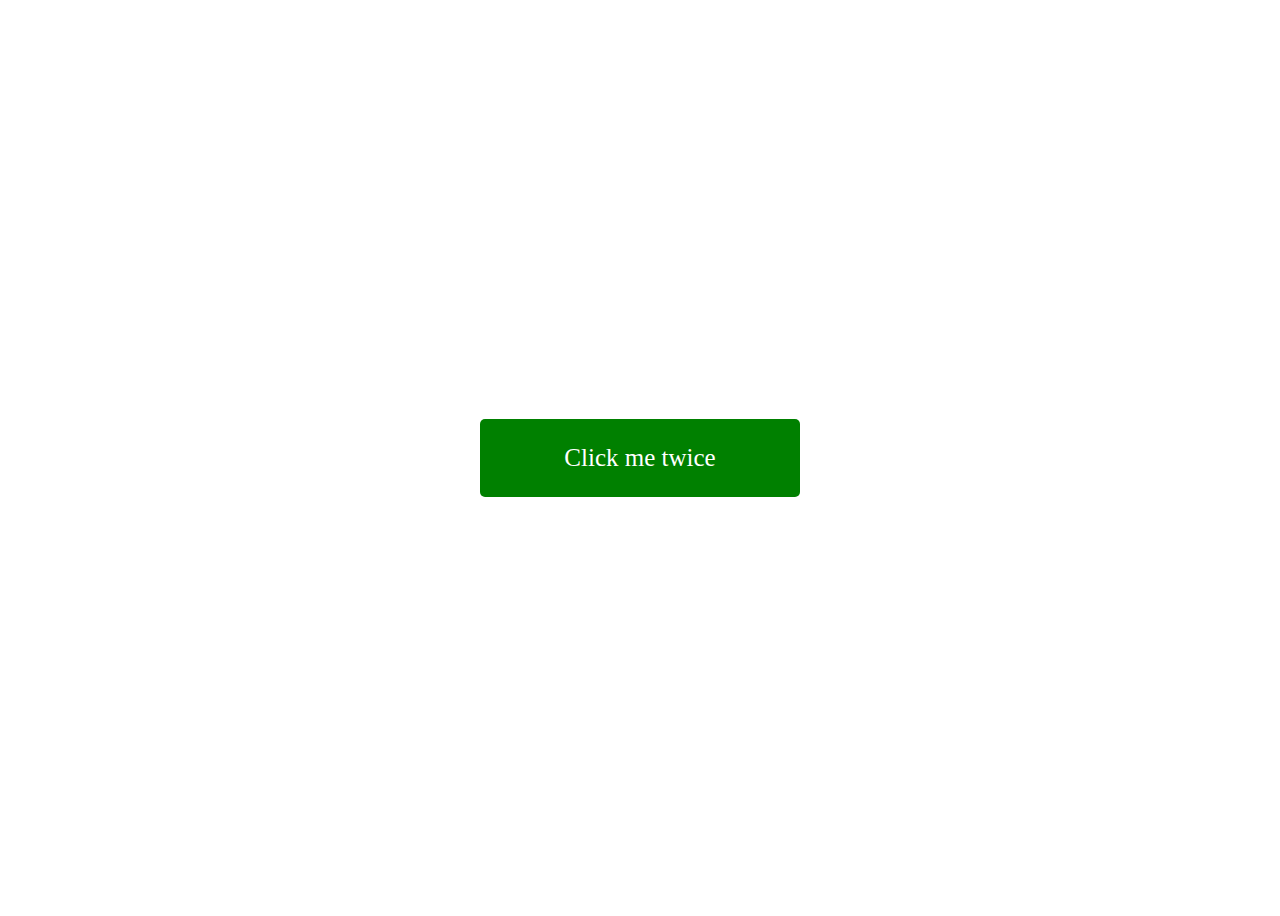
<file: DOM Assignment/Event Listner Project/Double Click/index.html>
<!DOCTYPE html>
<html lang="en">
  <head>
    <meta charset="UTF-8" />
    <meta http-equiv="X-UA-Compatible" content="IE=edge" />
    <meta name="viewport" content="width=device-width, initial-scale=1.0" />
    <link rel="stylesheet" href="./style.css" />
    <title>ondblclick</title>
  </head>
  <body>
    <div id="box">
      <p class="clickMe">Click me twice</p>
    </div>
  </body>
  <script src="./script.js"></script>
</html>
</file>
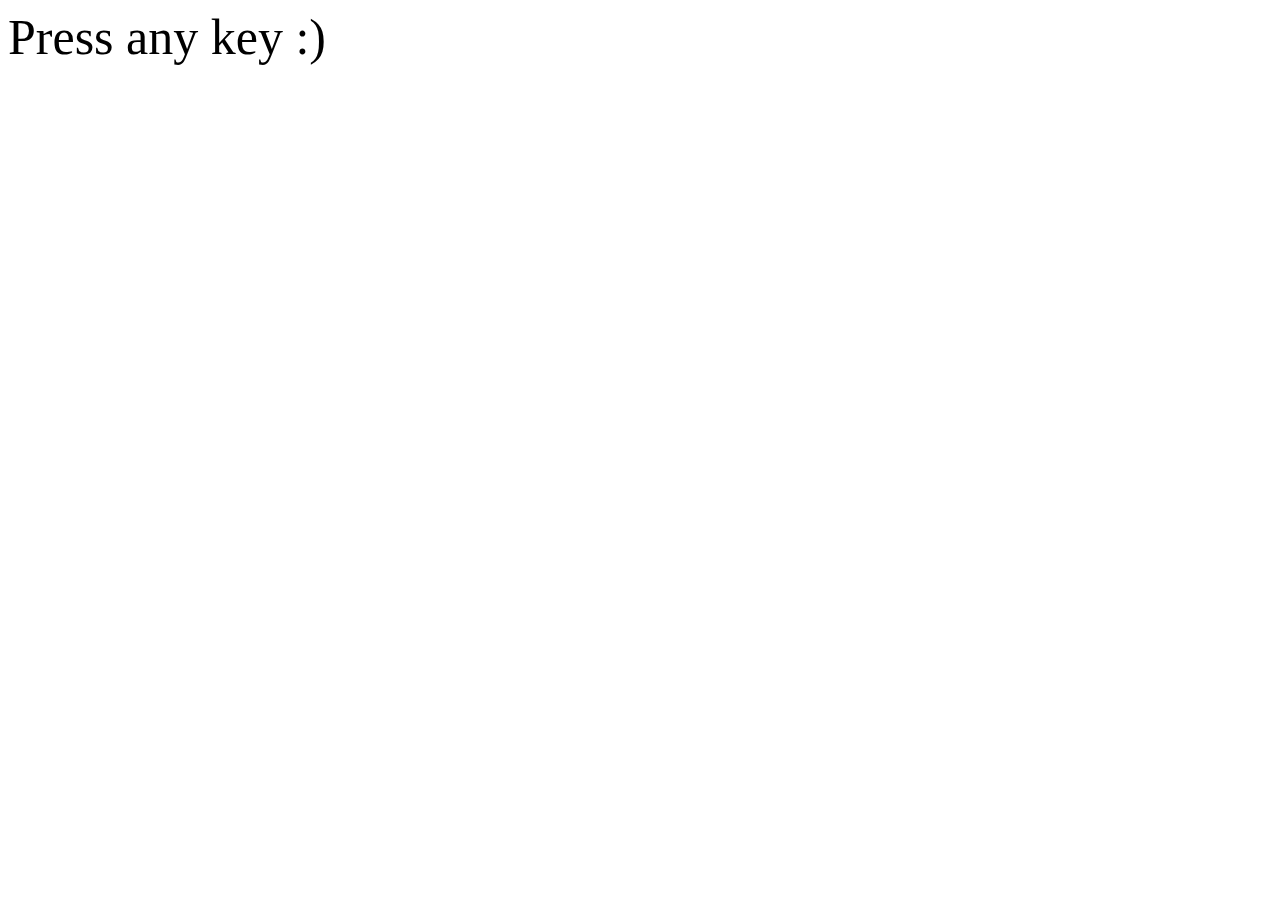
<file: DOM Assignment/Event Listner Project/Keydown-Keyup/index.html>
<!DOCTYPE html>
<html lang="en">
<head>
    <meta charset="UTF-8">
    <meta http-equiv="X-UA-Compatible" content="IE=edge">
    <meta name="viewport" content="width=device-width, initial-scale=1.0">
    <title>keyDown</title>
    <link rel="stylesheet" href="style.css">
</head>
<body>
    <div id="container">
        <div id="display">Press any key :)</div>
    </div>  
    <script src="script.js"></script>
</body>
</html>
</file>
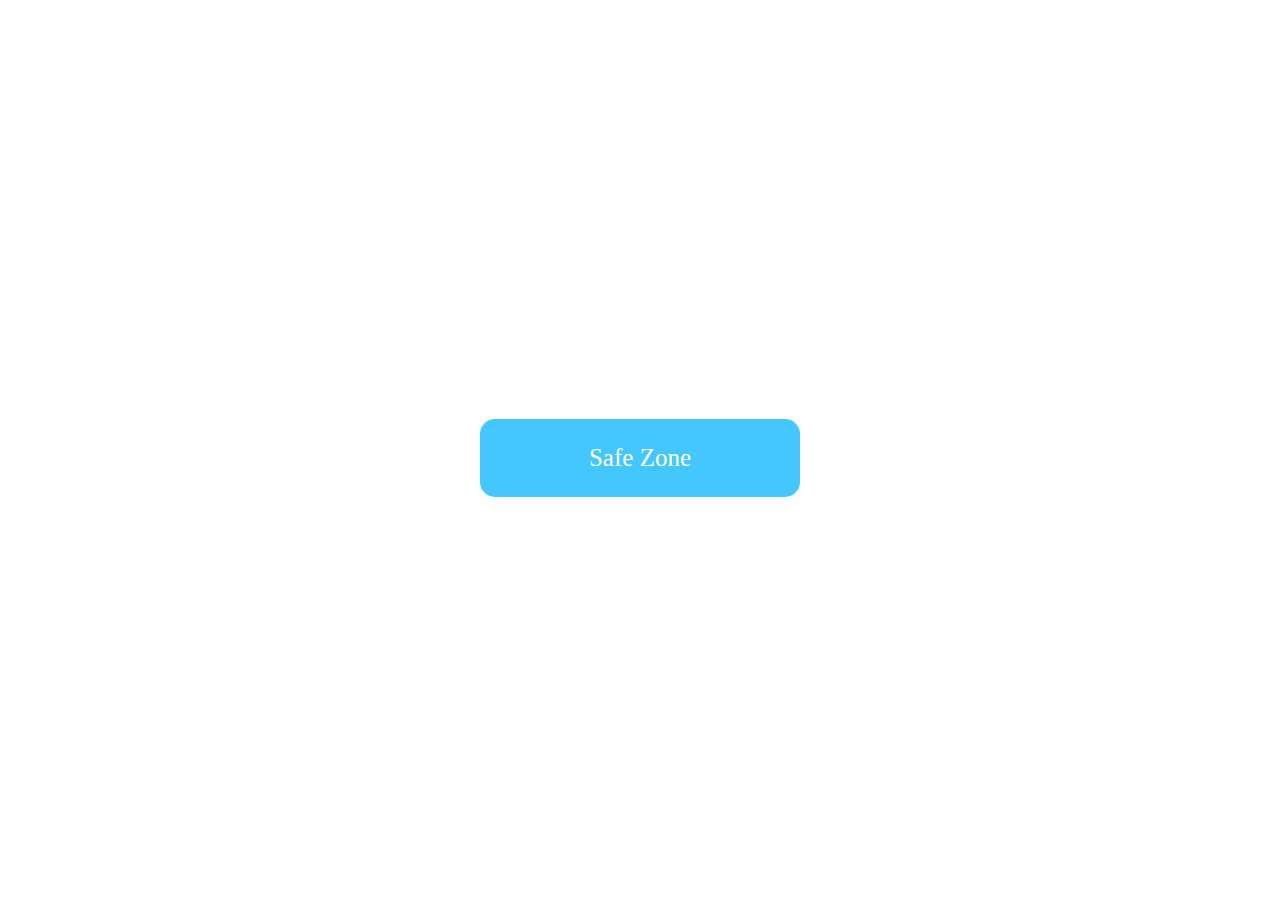
<file: DOM Assignment/Event Listner Project/Mouse Out/index.html>
<!DOCTYPE html>
<html lang="en">
  <head>
    <meta charset="UTF-8" />
    <meta http-equiv="X-UA-Compatible" content="IE=edge" />
    <meta name="viewport" content="width=device-width, initial-scale=1.0" />
    <link rel="stylesheet" href="./style.css" />
    <title>mouseOut</title>
  </head>
  <body>
    <div id="box">
      <p class="clickMe">Safe Zone</p>
    </div>
  </body>
  <script src="./script.js"></script>
</html>
</file>
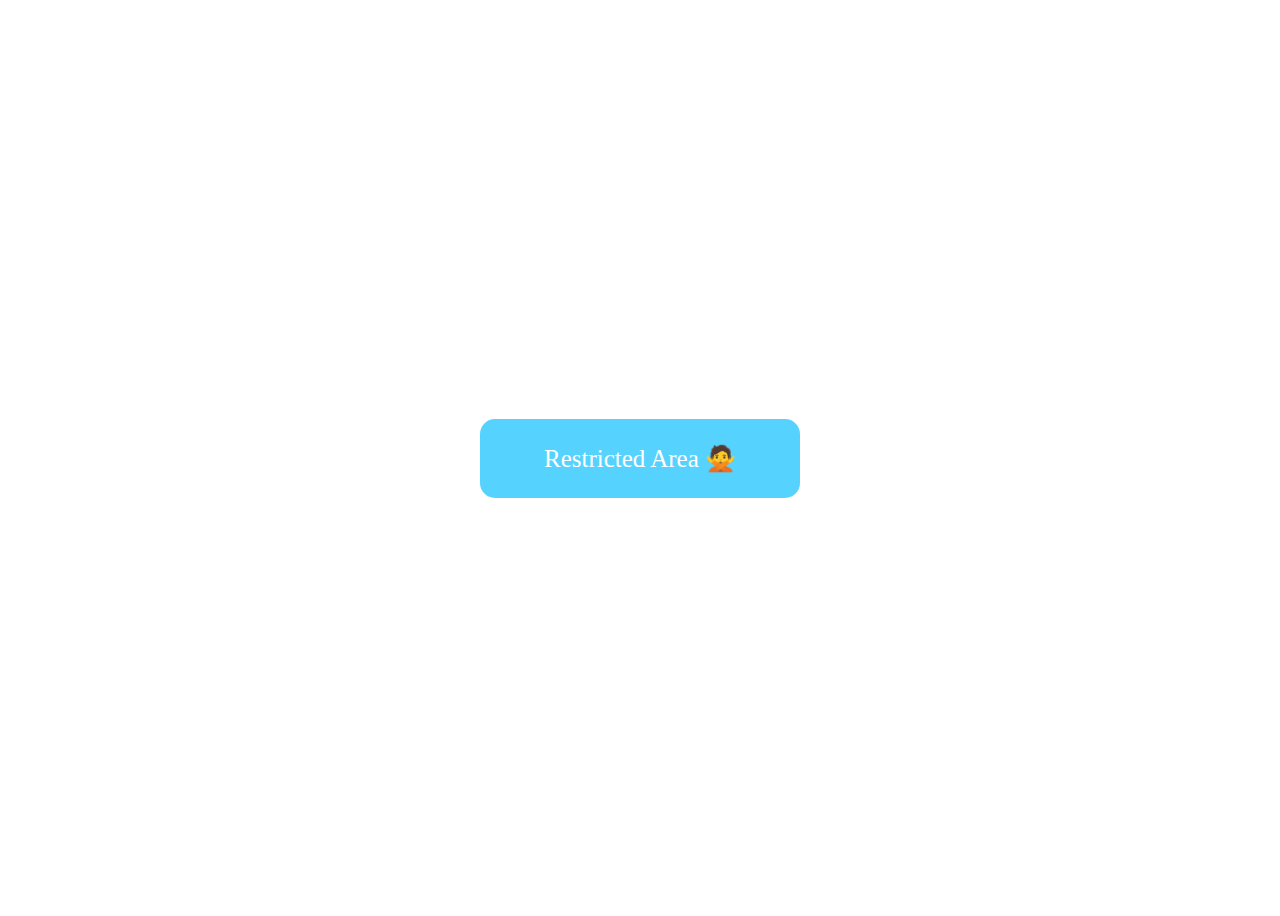
<file: DOM Assignment/Event Listner Project/Mouse Over/index.html>
<!DOCTYPE html>
<html lang="en">
  <head>
    <meta charset="UTF-8" />
    <meta http-equiv="X-UA-Compatible" content="IE=edge" />
    <meta name="viewport" content="width=device-width, initial-scale=1.0" />
    <link rel="stylesheet" href="./style.css" />
    <title>MouseOver</title>
  </head>
  <body>
    <div id="box">
      <p class="clickMe">Restricted Area 🙅</p>
    </div>
  </body>
  <script src="./script.js"></script>
</html>
</file>
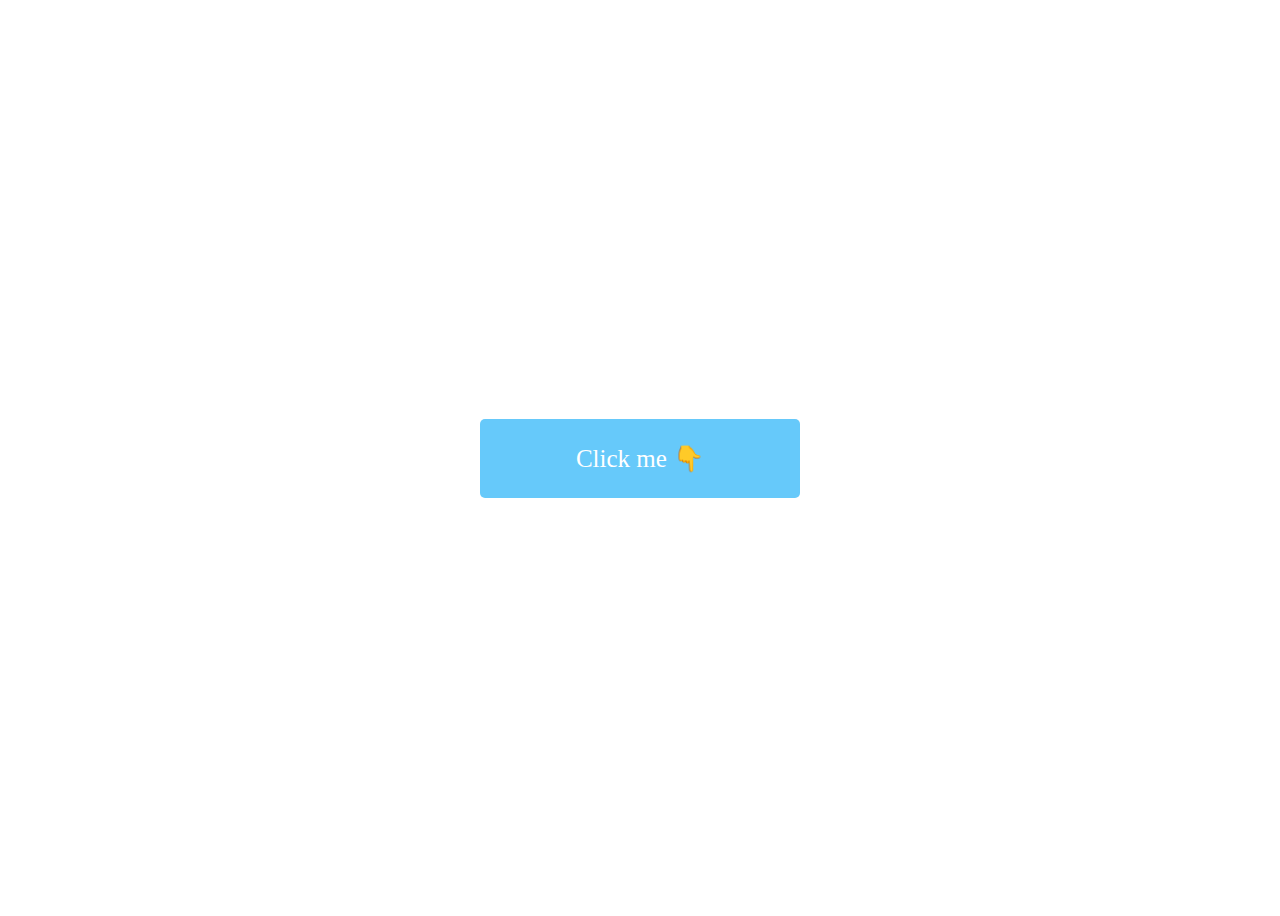
<file: DOM Assignment/Event Listner Project/On Click/index.html>
<!DOCTYPE html>
<html lang="en">
  <head>
    <meta charset="UTF-8" />
    <meta http-equiv="X-UA-Compatible" content="IE=edge" />
    <meta name="viewport" content="width=device-width, initial-scale=1.0" />
    <link rel="stylesheet" href="./style.css" />
    <title>Onclick</title>
  </head>
  <body>
    <div id="box">
      <p class="clickMe">Click me 👇</p>
    </div>
  </body>
  <script src="./script.js"></script>
</html>
</file>
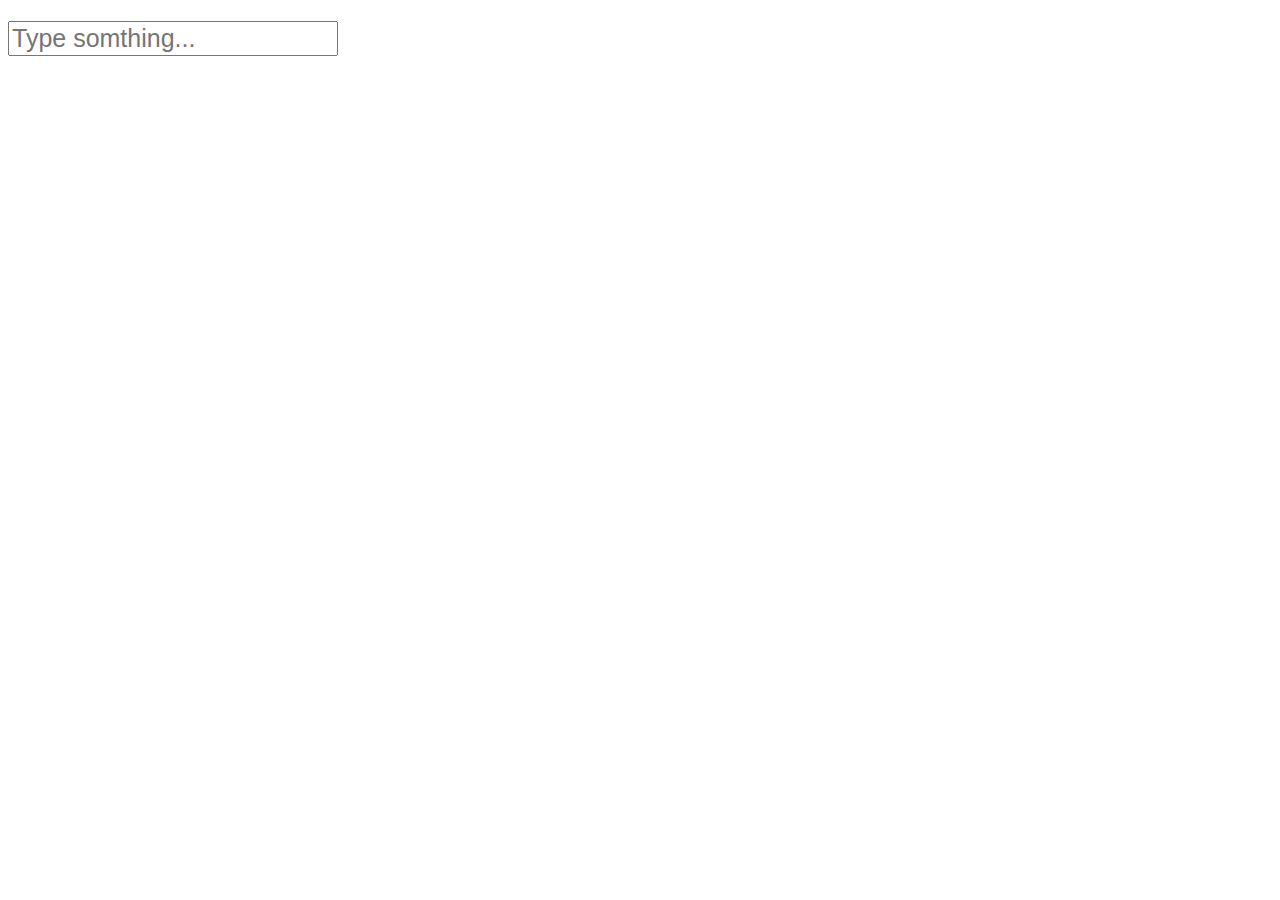
<file: DOM Assignment/Event Listner Project/OnkeyPress/index.html>
<!DOCTYPE html>
<html lang="en">
<head>
    <meta charset="UTF-8">
    <meta http-equiv="X-UA-Compatible" content="IE=edge">
    <meta name="viewport" content="width=device-width, initial-scale=1.0">
    <title>KeyPress</title>
    <link rel="stylesheet" href="style.css">
</head>
<body>
    <div>
        <h1 id="display"></h1>
        <input id="input-box" type="text" placeholder="Type somthing..."/>
    </div>  
    <script src="script.js"></script>
</body>
</html>
</file>
<file: Assignment_01(HTML+CSS)/style.css>
* {
    margin: 0;
    padding: 0;
    box-sizing: border-box;
    font-family: "Red Rose", cursive;
  }
  
  body {
    width: 100%;
    height: 100%;
    background-image: linear-gradient(rgba(0, 0, 0, 0.5), rgba(0, 0, 0, 0.5)),
      url("./assets/pexels-maxyne-barcel-10402282 1.png");
    background-size: cover;
    background-attachment: fixed;
  }
  
 /* nav  */
  
  .navbar {
    display: flex;
    justify-content: space-between;
    align-items: center;
    padding: 0 60px 0 60px;
    margin-top: 55px;
  }
  
  .list {
    display: flex;
    align-items: center;
    gap: 63px;
    list-style: none;
    font-family: "Red Rose";
    font-style: normal;
    font-weight: 400;
    font-size: 18px;
    line-height: 22px;
    color: #ffc233;
  }
  
  .logo,
  .list-item {
    cursor: pointer;
  }
  
  .button-small {
    padding: 12px 40px;
    background-color: #ff505f;
    border: none;
    font-family: "Red Rose";
    font-style: normal;
    font-weight: 700;
    font-size: 24px;
    line-height: 30px;
    color: #ffffff;
    cursor: pointer;
  }
  
/* hero  */
  
  .hero {
    max-width: 1154px;
    margin: 0 auto;
    text-align: center;
    margin-top: 119px;
  }
  
  .hero-heading {
    font-family: "Dela Gothic One", cursive;
    font-style: normal;
    font-weight: 400;
    font-size: 104px;
    line-height: 114px;
    /* or 110% */
    color: #ffc233;
  }
  
  .button-large {
    background: #ff505f;
    font-family: "Red Rose";
    font-style: normal;
    font-weight: 700;
    font-size: 32px;
    line-height: 40px;
    color: #ffffff;
    border: none;
    padding: 24px 56px;
    margin-top: 64px;
    cursor: pointer;
  }
  
  .bottom {
    position: absolute;
    bottom: 20px;
    right: 40px;
  }
</file>
<file: Assignment_02(HTML+CSS)/style.css>
* {
    margin: 0;
    padding: 0;
    box-sizing: border-box;
    font-family: "Poppins", sans-serif;
  }
  
  .container {
    max-width: 130rem;
    margin: 0 auto;
    padding: 0 119px;
  }
  
  .navbar-container {
    display: flex;
    align-items: center;
    justify-content: space-between;
    margin-top: 69px;
  }
  
  .grow-list {
    flex-grow: 1;
    padding-left: 62px;
  }
  
  .list {
    display: flex;
    align-items: center;
    list-style: none;
    gap: 36px;
    font-family: "Poppins";
    font-style: normal;
    font-weight: 400;
    font-size: 16px;
    line-height: 24px;
    color: #000;
  }
  
  .list li {
    cursor: pointer;
  }
  
  .list li:hover {
    color: #5955b3;
  }
  
  .nav-button {
    padding: 14px 28px;
    background-color: #5955b3;
    border: none;
    border-radius: 12px;
    font-family: "Poppins";
    font-style: normal;
    font-weight: 500;
    font-size: 16px;
    line-height: 24px;
    display: flex;
    align-items: center;
    text-align: center;
    color: #ffffff;
  }
  
  .banner-container {
    display: flex;
    align-items: center;
    justify-content: space-between;
    margin-top: 55px;
  }
  
  .heading-text {
    font-family: "Poppins";
    font-style: normal;
    font-weight: 600;
    font-size: 64px;
    line-height: 74px;
    color: #3c2f60;
  }
  
  .heading-text span {
    color: #5955b3;
  }
  
  .description {
    font-family: "Poppins";
    font-style: normal;
    font-weight: 400;
    font-size: 16px;
    line-height: 26px;
    letter-spacing: 0.01em;
    color: #828282;
    margin-top: 28px;
  }
  
  .btn {
    margin-top: 72px;
  }
  .btn:hover{
    color: white;
    background-color: red;
  }
</file>
<file: Assignment_03(HTML+CSS)/style.css>
* {
    margin: 0;
    padding: 0;
    box-sizing: border-box;
    font-family: "Poppins", sans-serif;
  }
  
  /* ------------------------------ */
  /* ---------- NAVBAR ------------ */
  /* ------------------------------ */
  
  .navbar {
    display: flex;
    justify-content: space-between;
    align-items: center;
    padding: 31px 83px;
    height: 94px;
    background-color: #000;
  }
  
  .grow-list {
    flex-grow: 1;
  }
  
  img {
    width: 92px;
    height: 32px;
  }
  
  .line {
    width: 1px;
    height: 50px;
    background-color: #fff;
    margin-left: 63px;
  }
  
  .list {
    display: flex;
    align-items: center;
    gap: 63px;
    list-style: none;
    font-family: "Poppins";
    font-style: normal;
    font-weight: 600;
    font-size: 16px;
    line-height: 24px;
    color: #ffffff;
    margin-left: 64px;
  }
  
  .logo,
  .list-item {
    cursor: pointer;
  }
  
  .button-small {
    padding: 7px 28px;
    background: #ba0cc5;
    border-radius: 6px;
    border: none;
    font-family: "Poppins";
    font-style: normal;
    font-weight: 600;
    font-size: 16px;
    line-height: 24px;
    color: #ffffff;
    cursor: pointer;
  }
  
  /* ------------------------------ */
  /* ---------- HERO ------------ */
  /* ------------------------------ */
  
  .hero {
    background-image: url("./assets/bg.png");
    background-size: cover;
    background-attachment: fixed;
    height: 91.5vh;
    text-align: center;
  }
  
  .hero-heading {
    max-width: 846px;
    margin: 0 auto;
    font-style: normal;
    font-weight: 700;
    font-size: 80px;
    line-height: 98px;
    text-align: center;
    color: #ffffff;
    padding-top: 172px;
  }
  
  .hero-description {
    font-family: "Poppins";
    font-style: normal;
    font-weight: 500;
    font-size: 30px;
    line-height: 45px;
    color: #ffffff;
  }
  
  .button-large {
    background: #ba0cc5;
    border-radius: 11.2308px;
    font-family: "Poppins";
    font-style: normal;
    font-weight: 600;
    font-size: 29.9487px;
    line-height: 45px;
    color: #ffffff;
    border: none;
    padding: 14px 22px;
    margin-top: 64px;
    cursor: pointer;
  }
</file>
<file: Assignment_04(Media Q)/style.css>
body {
    height: 100vh;
    background-color: aquamarine;
  }
  
  h1 {
    font-size: 60px;
    text-align: center;
  }
  
  .laptop_large,
  .laptop,
  .tablet,
  .mobile {
    font-size: 40px;
    text-align: center;
    display: none;
  }
  
  @media screen and (min-width: 0px) {
    body {
      background-color: crimson;
    }
  
    .mobile {
      display: block;
    }
  }
  
  @media screen and (min-width: 425px) {
    body {
      background-color: aqua;
    }
  
    .mobile {
      display: none;
    }
  
    .tablet {
      display: block;
    }
  }
  
  @media screen and (min-width: 768px) {
    body {
      background-color: darkgoldenrod;
    }
  
    .mobile {
      display: none;
    }
  
    .tablet {
      display: none;
    }
  
    .laptop {
      display: block;
    }
  }
  
  @media screen and (min-width: 1024px) {
    body {
      background-color: forestgreen;
    }
  
    .mobile {
      display: none;
    }
  
    .tablet {
      display: none;
    }
  
    .laptop {
      display: none;
    }
  
    .laptop_large {
      display: block;
    }
  }
</file>
<file: Assignment_06(Multi)/Beats/style.css>
* {
    margin: 0;
    padding: 0;
    outline: 0;
    box-sizing: border-box;
    background: #0f0f10;
    font-family: "Poppins", sans-serif;
    color: #ffffff;
  }
  
  /* removing the default css of a tags */
  a {
    text-decoration: none;
  }
  
  /* removing the default css of li tags */
  li {
    list-style: none;
  }
  
  body {
    margin: 0 15vw;
  }
  
  /* designing the navigation menu */
  nav {
    display: flex;
    width: 100%;
    align-items: center;
    justify-content: space-between;
    padding: 30px 0;
  }
  
  nav img {
    width: 25px;
    height: 25px;
  }
  
  nav ul {
    display: flex;
  }
  
  nav ul li {
    margin-right: 40px;
  }
  
  nav ul li a {
    font-weight: 700;
    font-size: 14px;
    color: white;
  }
  
  nav ul li:first-child a{
    font-weight: 700;
    font-size: 14px;
  }
  
  .nav-right-section {
    display: flex;
    align-items: center;
  }
  
  .nav-right-section button {
    background: #1e1e21;
    border-radius: 8px;
    font-weight: 300;
    font-size: 14px;
    padding: 10px 40px;
  }
  
  /* designing the main section */
  main {
    display: flex;
    align-items: flex-start;
    margin-top: 30px;
    position: relative;
  }
  
  .mainImg {
    width: 230px;
    position: relative;
    top: -250px;
    left: 70px;
  }
  
  .main {
    margin-left: 180px;
  }
  
  .onEarImg {
    width: 320px;
    margin-left: 50px;
  }
  
  .main h1 {
    font-weight: 600;
    font-size: 46px;
    margin-bottom: 25px;
  }
  
  .main h4 {
    font-weight: 500;
    font-size: 16px;
    margin-bottom: 25px;
  }
  
  .main p {
    width: 65%;
    font-size: 12px;
    font-weight: 300;
    color: #bdc0c2;
    line-height: 25px;
    margin-bottom: 25px;
  }
  
  .shopping-bag-section {
    display: flex;
    align-items: center;
    gap: 20px;
    background: #1e1e21;
    border-radius: 8px;
    width: fit-content;
    padding: 10px 25px;
  }
  
  .shopping-bag-section img {
    width: 15px;
    background-color: transparent;
  }
  
  .shopping-bag-section p {
    margin-bottom: 0;
    color: white;
    background-color: transparent;
  }
  
  .shopping-bag-section span {
    background-color: transparent;
  }
  
  /* designing the social media section */
  .social-media-section {
    display: flex;
    align-items: center;
    justify-content: space-around;
    padding: 0 50px;
    position: relative;
    top: -50px;
    margin-bottom: 40px;
  }
  
  .social-media-section img {
    scale: 0.8;
  }
  
  /* designing the specification section */
  .specification {
    display: flex;
    flex-direction: column;
    align-items: center;
  }
  
  .specification-logo,
  .case-logo {
    scale: 0.8;
    margin-bottom: 20px;
  }
  
  .specification-list {
    display: flex;
  }
  
  .specification-list img {
    scale: 0.8;
  }
  
  .specification-list-items div {
    margin-bottom: 20px;
  }
  
  .specification-list-items div img {
    scale: 0.8;
  }
  
  .specification-list-items div p {
    font-size: 12px;
  }
  
  .specification-list-items div p:last-child {
    color: #bdc0c2;
    font-size: 10px;
    margin-top: 5px;
    width: 70%;
  }
  
  .specification-list-items div:first-child,
  .specification-list-items div:last-child {
    margin-left: 30px;
  }
  
  /* designing the case section */
  .case {
    margin-top: 80px;
    display: flex;
    flex-direction: column;
    align-items: center;
  }
  
  .case-item {
    display: flex;
    gap: 30px;
    align-items: center;
    justify-content: center;
  }
  
  .case-item-img {
    scale: 0.8;
    /* width: 50%; */
  }
  
  .case-item div {
    width: 20%;
  }
  
  .case-item div p:first-child {
    color: #bdc0c2;
    font-size: 12px;
    font-weight: 400;
    line-height: 25px;
    margin-bottom: 20px;
  }
  
  .case-item div p:last-child img {
    scale: 0.8;
    background-color: transparent;
  }
  
  .case-item div p:last-child {
    width: fit-content;
    background: #1e1e21;
    border-radius: 8px;
    display: flex;
    align-items: center;
    gap: 20px;
    font-size: 12px;
    padding: 10px 20px;
  }
  
  /* buy product section */
  .buy-product {
    background: #181a1b;
    border-radius: 12px;
    display: flex;
    align-items: center;
    justify-content: center;
    gap: 50px;
    margin-top: 70px;
    padding: 40px 0;
  }
  
  .buy-product div,
  .buy-product p,
  .buy-product h3,
  .buy-product img {
    background-color: transparent;
  }
  
  .buy-product div {
    width: 25%;
  }
  
  .buy-product div h3 {
    font-weight: 600;
    font-size: 18px;
    margin-bottom: 15px;
  }
  
  .buy-product div p {
    color: #bdc0c2;
    font-size: 14px;
    margin-bottom: 15px;
  }
  
  .buy-product div div {
    display: flex;
    align-items: center;
    width: fit-content;
    background: #000000;
    border-radius: 8px;
    padding: 10px 20px;
  }
  
  .buy-product div div img {
    scale: 0.8;
    margin-right: 10px;
  }
  
  .buy-product div div p {
    margin-bottom: 0;
    font-size: 12px;
    color: white;
  }
  
  /* designing the product section for displaying the items */
  .product {
    display: flex;
    flex-direction: column;
    margin: 0 150px;
  }
  
  .product-logo {
    display: flex;
    flex-direction: column;
  }
  
  .product-logo {
    scale: 0.3;
  }
  
  .product-items {
    display: flex;
    align-items: center;
    flex-wrap: wrap;
    gap: 50px;
    padding-left: 50px;
  }
  
  .product-card {
    position: relative;
    width: 130px;
    height: 130px;
    background: #181a1b;
    border-radius: 8px;
  }
  
  .product-img {
    width: 75px;
    height: 100px;
    position: absolute;
    z-index: 100;
    top: -40px;
    left: 28px;
  }
  
  .product-img,
  .product-card p,
  .product-card span,
  .product-card img,
  .product-card div {
    background-color: transparent;
  }
  
  .product-info {
    position: absolute;
    bottom: 0;
    width: 100%;
    display: flex;
    align-items: flex-end;
    justify-content: space-between;
    padding: 10px 15px;
  }
  
  .product-info p {
    font-size: 12px;
  }
  
  .product-info p span {
    color: #bdc0c2;
  }
  
  .product-info div {
    background: #0a0a0b;
    border-radius: 8px;
    padding: 2px 6px;
  }
  
  .product-info div img {
    width: 13px;
    height: 13px;
  }
  
  /* designing the footer section */
  footer{
    margin: 100px 0;
    display: flex;
    align-items: flex-start;
    justify-content: space-between;
    position: relative;
  }
  
  .footer-logo{
    scale: 0.8;
  }
  
  ul li a{
    font-size: 12px;
    color: #BDC0C2;
  }
  
  ul li:first-child a{
    font-size: 16px;
    font-weight: 400;
    color: white;
  }
  
  ul li:first-child{
    margin-bottom: 10px;
  }
  
  .footer-subscription{
    display: flex;
    flex-direction: column;
    gap: 30px;
  }
  
  .footer-subscription div:first-child{
    background: #181A1B;
  border-radius: 8px;
  padding: 5px 10px;
  display: flex;
  }
  
  .footer-subscription div:first-child input{
    border: none;
    background-color: transparent;
  }
  
  .subscribe-button{
    background: #0A0A0B;
    border-radius: 8px;
    padding: 10px 20px;
    border: none;
    display: flex;
    align-items: center;
    gap: 10px;
  }
  
  .subscribe-button img{
    scale: 0.8;
  }
  
  .subscribe-button p{
    font-size: 12px;
  }
  
  .footer-subscription div:last-child img{
    margin-right: 10px;
    scale: 0.8;
  }
  
  .arrow-up{
    position: absolute;
    right: -160px;
    scale: 0.8;
  }
</file>
<file: DOM Assignment/Event Listner Project/Double Click/style.css>
body {
    height: 100vh;
    display: flex;
    justify-content: center;
    align-items: center;
  }
  
  #box {
    width: 20rem;
    background-color: green;
    cursor: pointer;
    color: white;
    text-align: center;
    border-radius: 5px;
    font-size: 25px;
  }
</file>
<file: DOM Assignment/Event Listner Project/Keydown-Keyup/style.css>
#container {
    height: 100vh;
  }
  
  #display {
    font-size: 50px;
  }
</file>
<file: DOM Assignment/Event Listner Project/Mouse Out/style.css>
body {
    height: 100vh;
    display: flex;
    justify-content: center;
    align-items: center;
  }
  
  #box {
    width: 20rem;
    background-color: rgb(68, 199, 255);
    cursor: pointer;
    color: white;
    text-align: center;
    border-radius: 15px;
    font-size: 25px;
  }
</file>
<file: DOM Assignment/Event Listner Project/Mouse Over/style.css>
body {
    height: 100vh;
    display: flex;
    justify-content: center;
    align-items: center;
  }
  
  #box {
    width: 20rem;
    background-color: rgb(86, 210, 255);
    cursor: pointer;
    color: white;
    text-align: center;
    border-radius: 15px;
    font-size: 25px;
  }
</file>
<file: DOM Assignment/Event Listner Project/On Click/style.css>
body {
    height: 100vh;
    display: flex;
    justify-content: center;
    align-items: center;
  }
  
  #box {
    width: 20rem;
    background-color: rgb(102, 201, 250);
    cursor: pointer;
    color: white;
    text-align: center;
    border-radius: 5px;
    font-size: 25px;
  }
</file>
<file: DOM Assignment/Event Listner Project/OnkeyPress/style.css>
#display {
    color: rgb(22, 0, 35);
  }
  
  #input-box {
    font-size: 25px;
  }
</file>
<file: Assignment_06(Multi)/Multi-Page Website/style.css>
/* css reset */
* {
    margin: 0;
    padding: 0;
    outline: 0;
    box-sizing: border-box;
    font-family: "IBM Plex Sans", sans-serif;
  }
  
  body {
    max-width: 1440px;
    background-color: #f0f4f5;
    overflow: hidden;
    margin: auto;
  }
  
  /* designing the navigation menu */
  nav {
    height: 15vh;
    display: flex;
    align-items: center;
    justify-content: space-between;
    padding: 0 5%;
  }
  
  /* designing the logo */
  nav img {
    width: 150px;
  }
  
  /* desiging the navigation menu links */
  nav ul {
    display: flex;
    align-items: center;
  }
  
  nav ul li {
    list-style: none;
    margin-right: 50px;
    font-weight: 600;
  }
  
  nav ul li:first-child {
    font-weight: 700;
    color: #20bc7e;
  }
  
  a {
    text-decoration: none;
    color: black;
  }
  
  /* designing the hero section */
  main {
    display: flex;
    align-items: center;
    justify-content: center;
    height: 85vh;
  }
  
  main section {
    width: 50%;
  }
  
  .leftSection {
    margin-left: 5%;
    position: relative;
  }
  
  .topAngle {
    width: 25px;
  }
  
  .leftSection h1 {
    font-size: 70px;
  }
  
  .leftSection p {
    color: #7c7c7c;
    font-size: 18px;
    margin: 20px 0;
  }
  
  .bottomAngle {
    width: 25px;
    position: absolute;
    right: 25px;
  }
  
  .stethoscope {
    position: absolute;
    width: 90%;
    top: -60px;
    right: -25%;
    z-index: -1;
  }
  
  .mouse {
    position: absolute;
    right: -30px;
    bottom: 0;
    width: 30px;
  }
  
  .leftSection button {
    color: white;
    border: none;
    padding: 15px 40px;
    border-radius: 40px;
    background-color: #20bc7e;
    font-size: 25px;
    font-weight: 700;
  }
  
  /* designing the right section */
  .greenBox,
  .yellowBox {
    position: absolute;
    right: 0;
  }
  
  .greenBox {
    width: 35%;
    bottom: 30px;
  }
  
  .yellowBox {
    width: 30%;
    bottom: 50px;
  }
  
  .doctor {
    position: absolute;
    right: 0;
    bottom: 0;
    height: 90%;
  }
</file>
<file: Assignment_06(Multi)/Real Estate/style.css>
/* css reset */
* {
    margin: 0;
    padding: 0;
    box-sizing: border-box;
    font-family: "Manrope";
  }
  
  /* removing default styling of li items */
  li {
    list-style: none;
  }
  
  /* removing the default decoration of a tags */
  a {
    text-decoration: none;
  }
  
  /* giving default design to every button */
  button {
    background: #6663e9;
    border: none;
    border-radius: 30px;
    padding: 10px 30px;
    color: #ffffff;
    font-weight: 800;
    font-size: 18px;
  }
  
  body {
    background-color: #f6f8fa;
  }
  
  header {
    background-image: linear-gradient(rgba(0, 0, 0, 0.5), rgba(0, 0, 0, 0.5)),
      url("./Photos/mainBackground.png");
    background-position: center;
    background-repeat: no-repeat;
    background-size: cover;
    height: 125vh;
    position: relative;
  }
  
  /* designing the navigation menu */
  nav {
    display: flex;
    align-items: center;
    justify-content: space-around;
    padding: 25px 0;
  }
  
  nav img {
    height: 45px;
    width: 120px;
  }
  
  nav ul {
    display: flex;
    align-items: center;
  }
  
  nav ul li a {
    color: #ffffff;
    margin-right: 50px;
    font-size: 18px;
  }
  
  hr {
    margin: 0 100px;
  }
  
  /* designing the div inside the header */
  header div {
    color: #ffffff;
    margin-left: 150px;
    margin-top: 85px;
  }
  
  header div h1 {
    font-size: 72px;
    margin-bottom: 30px;
  }
  
  header div p {
    font-size: 18px;
    margin-bottom: 30px;
    font-weight: 500;
    width: 410px;
  }
  
  /* designing the multiple logos box */
  .my-logos {
    background-color: #fff;
    margin: 0 35px;
    height: 190px;
    display: flex;
    align-items: center;
    justify-content: space-evenly;
    border-radius: 30px;
    position: relative;
    bottom: 100px;
  }
  
  .my-logos img {
    width: 156px;
    height: 38px;
  }
  
  /* designing the wrapper section of the cards */
  .cards-wrapper-section h1 {
    font-weight: 800;
    font-size: 60px;
    text-align: center;
    letter-spacing: 0.01em;
  }
  
  .cards-wrapper {
    display: flex;
    flex-wrap: wrap;
    align-items: center;
    justify-content: center;
    gap: 10px;
    margin-top: 50px;
    position: relative;
  }
  
  /* designing the card image */
  .card {
    flex-basis: 30%;
    display: flex;
    flex-direction: column;
    align-items: center;
    justify-content: center;
    position: relative;
  }
  
  /* giving different margin top value to position cards */
  .cards-wrapper div:nth-child(2) {
    margin-top: 50px;
  }
  .cards-wrapper div:nth-child(3) {
    margin-top: 100px;
  }
  .cards-wrapper div:nth-child(4) {
    margin-top: 160px;
  }
  .cards-wrapper div:nth-child(5) {
    margin-top: 100px;
  }
  .cards-wrapper div:nth-child(6) {
    margin-top: 40px;
  }
  .cards-wrapper div:nth-child(7) {
    margin-top: 40px;
  }
  .cards-wrapper div:nth-child(8) {
    margin-top: 100px;
  }
  .cards-wrapper div:nth-child(9) {
    margin-top: 160px;
  }
  
  .card img {
    width: 366px;
    height: 400px;
    border-radius: 20px;
  }
  
  /* designing the card box of card */
  .card-box {
    width: 326px;
    height: 121px;
    border-radius: 20px;
    background: #ffffff;
    box-shadow: 0px 4px 120px rgba(58, 86, 78, 0.2);
    position: absolute;
    bottom: -60px;
    padding: 15px 20px;
    display: flex;
    align-items: center;
    justify-content: space-between;
  }
  
  .card-box button {
    font-weight: 800;
    font-size: 15px;
    width: 114px;
    height: 52px;
  }
  
  .card-box div h3 {
    font-weight: 700;
    font-size: 24px;
    margin-bottom: 10px;
  }
  
  .card-box div p {
    font-weight: 800;
    font-size: 20px;
    color: #6663e8;
    text-shadow: 0px 4px 60px rgba(0, 0, 0, 0.05);
  }
  
  /* designing both the features section of the website */
  .features-section {
    display: flex;
    align-items: center;
    justify-content: center;
    margin-top: 250px;
  }
  
  .features-section div {
    width: 50%;
  }
  
  .first-feature-section div:first-child img:first-child {
    position: absolute;
    left: -80px;
    z-index: -1;
    width: 726px;
    height: 456px;
  }
  
  .features-section div:first-child img:last-child {
    position: relative;
    width: 405px;
    height: 405px;
    border-radius: 51px;
    bottom: 55px;
    left: 110px;
  }
  
  /* designing the second div of feature box */
  .features-section h1 {
    font-weight: 800;
    font-size: 60px;
    letter-spacing: 0.01em;
    margin-bottom: 30px;
  }
  
  .features-section p {
    font-weight: 500;
    font-size: 18px;
    color: #585c65;
    margin-bottom: 40px;
    max-width: 80%;
  }
  
  .features-section button {
    font-weight: 700;
  }
  
  /* designing the second feature section */
  .second-feature-section {
    display: flex;
    align-items: center;
    justify-content: center;
  }
  
  .second-feature-section div {
    width: 50%;
  }
  
  .second-feature-section div:last-child{
      position: relative;
  }
  
  .second-feature-section div:last-child img:first-child {
    position: absolute;
    right: 0;
    width: 726px;
    height: 456px;
    bottom: -220px;
  }
  
  .second-feature-section div:last-child img:last-child {
    position: absolute;
    width: 405px;
    height: 405px;
    border-radius: 51px;
    right: 135px;
    bottom: -110px;
  }
  
  .second-feature-section div:first-child {
    padding: 0 50px;
  }
  
  .second-feature-section div:first-child h1 {
    width: 90%;
  }
  
  /* designing the newsletter section */
  .newsletter {
    margin: 100px 70px;
    background: #6663e9;
    box-shadow: 0px 4px 60px rgba(0, 0, 0, 0.05);
    border-radius: 70px;
    display: flex;
    flex-direction: column;
    align-items: center;
    justify-content: center;
    gap: 30px;
    padding: 70px 0;
    color: #ffffff;
    text-align: center;
  }
  
  .newsletter h1 {
    font-weight: 800;
    font-size: 60px;
  }
  
  .newsletter p {
    font-weight: 400;
    font-size: 18px;
    width: 55%;
  }
  
  /* designing the form */
  .newsletter form {
    display: flex;
    align-items: center;
    gap: 20px;
  }
  
  .newsletter form div {
    display: flex;
    align-items: center;
    gap: 20px;
    background: #5654d1;
    border-radius: 40px;
    width: 468px;
    height: 61px;
    padding: 0 20px;
  }
  
  .newsletter form input {
    background-color: transparent;
    border: none;
  }
  
  .newsletter form button {
    background: #ffffff;
    box-shadow: 0px 4px 60px rgba(0, 0, 0, 0.05);
    border-radius: 40px;
    width: 174px;
    height: 61px;
    color: #6663e9;
  }
  
  /* designing the footer area */
  footer {
    display: flex;
    align-items: flex-start;
    margin: 0 100px;
    justify-content: space-between;
    margin-bottom: 80px;
  }
  
  footer div:first-child {
    display: flex;
    flex-direction: column;
    gap: 30px;
  }
  
  footer div:first-child img {
    width: 150px;
  }
  
  footer div:first-child div img {
    width: 45px;
    height: 45px;
    margin-right: 20px;
  }
  
  footer div:first-child p {
    width: 323px;
    font-weight: 400;
    font-size: 20px;
  }
  
  /* designing the footer links */
  .footer-links {
    display: flex;
    align-items: flex-start;
    justify-content: space-between;
    gap: 120px;
  }
  
  .footer-links-content {
    display: flex;
    flex-direction: column;
  }
  
  .footer-links-content ul li a {
    color: black;
  }
  
  .footer-links-content ul li:first-child {
    font-weight: 700;
    font-size: 20px;
  }
  
  .footer-links-content ul li{
      margin-bottom: 25px;
  }
</file>
<file: DOM Assignment/Counter App/style.css>
/* css reset */
* {
    margin: 0;
    padding: 0;
    outline: 0;
    box-sizing: border-box;
    background-color: #004755;
    color: white;
  }
  
  body {
    height: 100vh;
    display: flex;
    align-items: center;
    justify-content: center;
  }
  
  /* designing the counter container */
  .container {
    display: flex;
    justify-content: center;
    align-items: center;
    flex-direction: column;
    gap: 10px;
    box-shadow: 0 0 5px rgb(255, 255, 255);
    padding: 20px;
    border-radius: 15px;
  }
  
  /* designing the buttons */
  button {
    padding: 5px 15px;
    font-size: 20px;
    font-weight: bold;
  }
  
  #displayValue {
    font-size: 25px;
    padding: 5px 15px;
    border: 1px solid rgb(255, 255, 255);
  }
</file>
